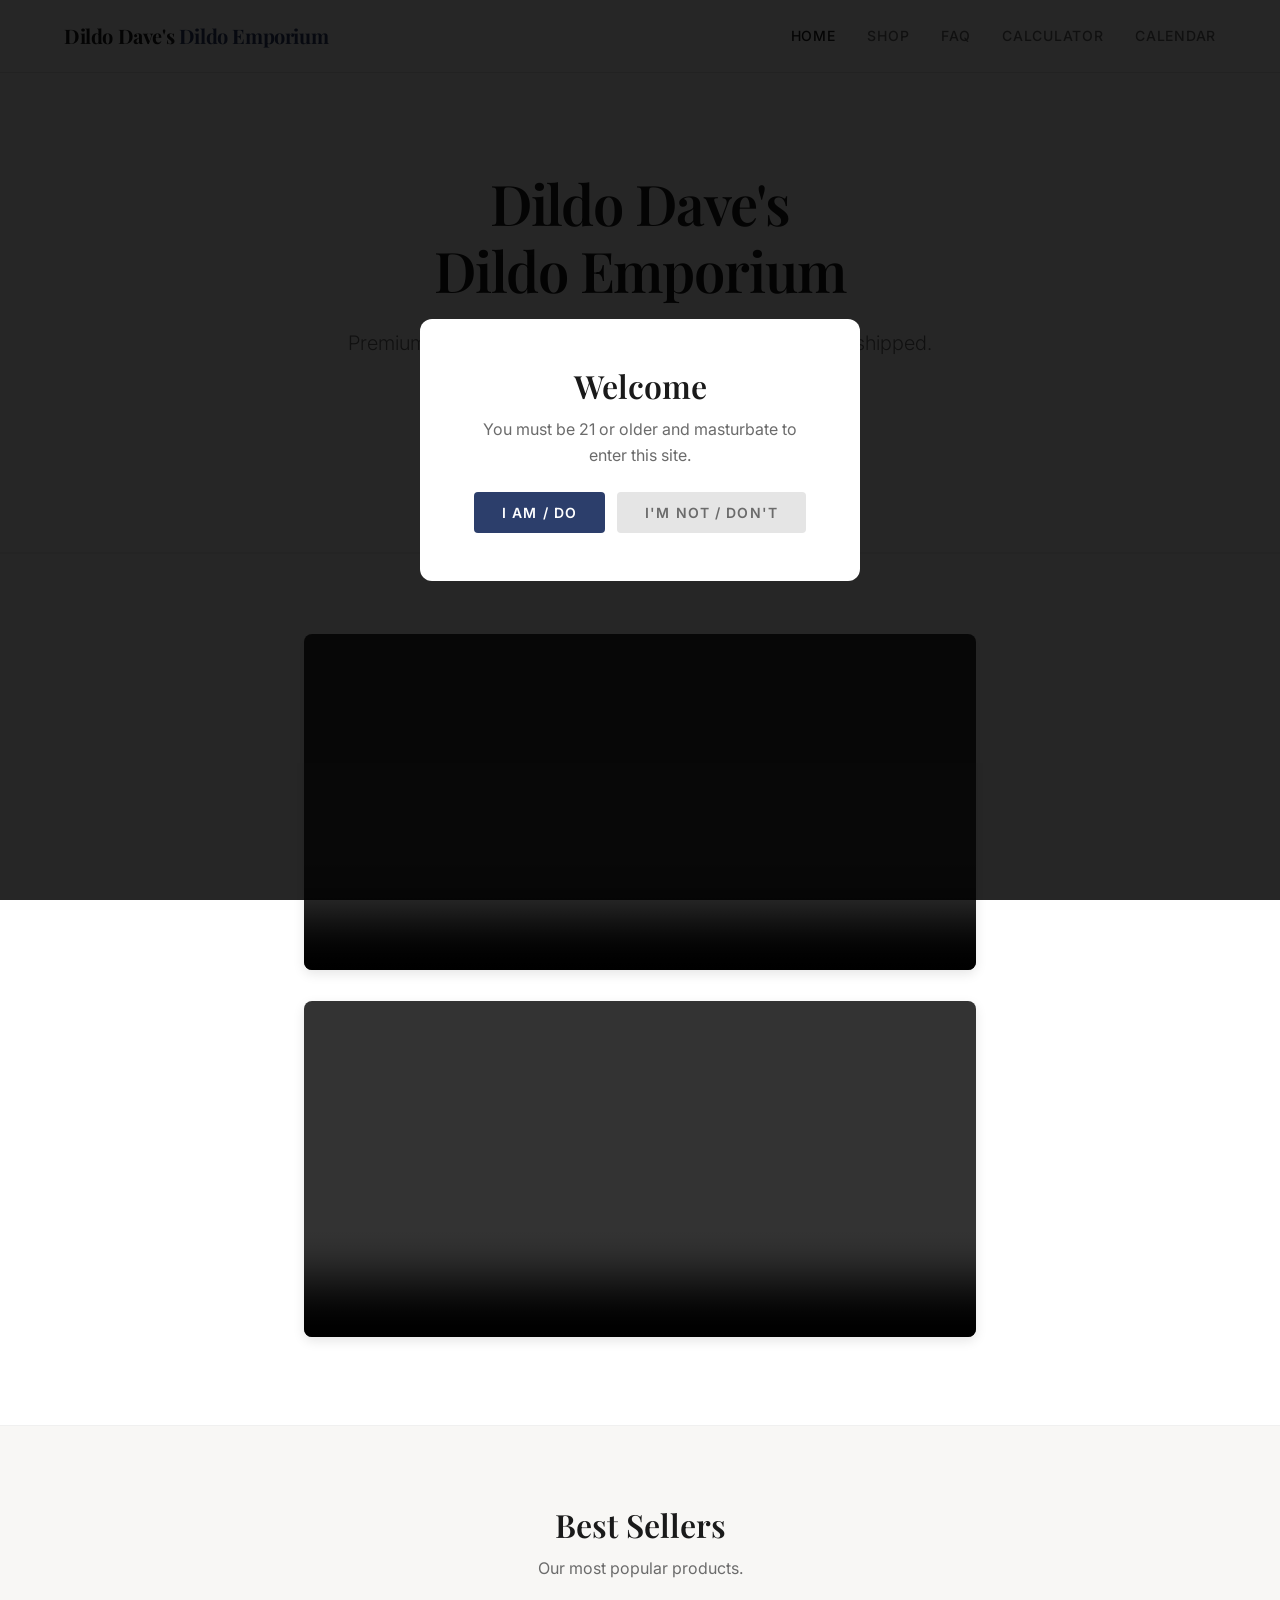
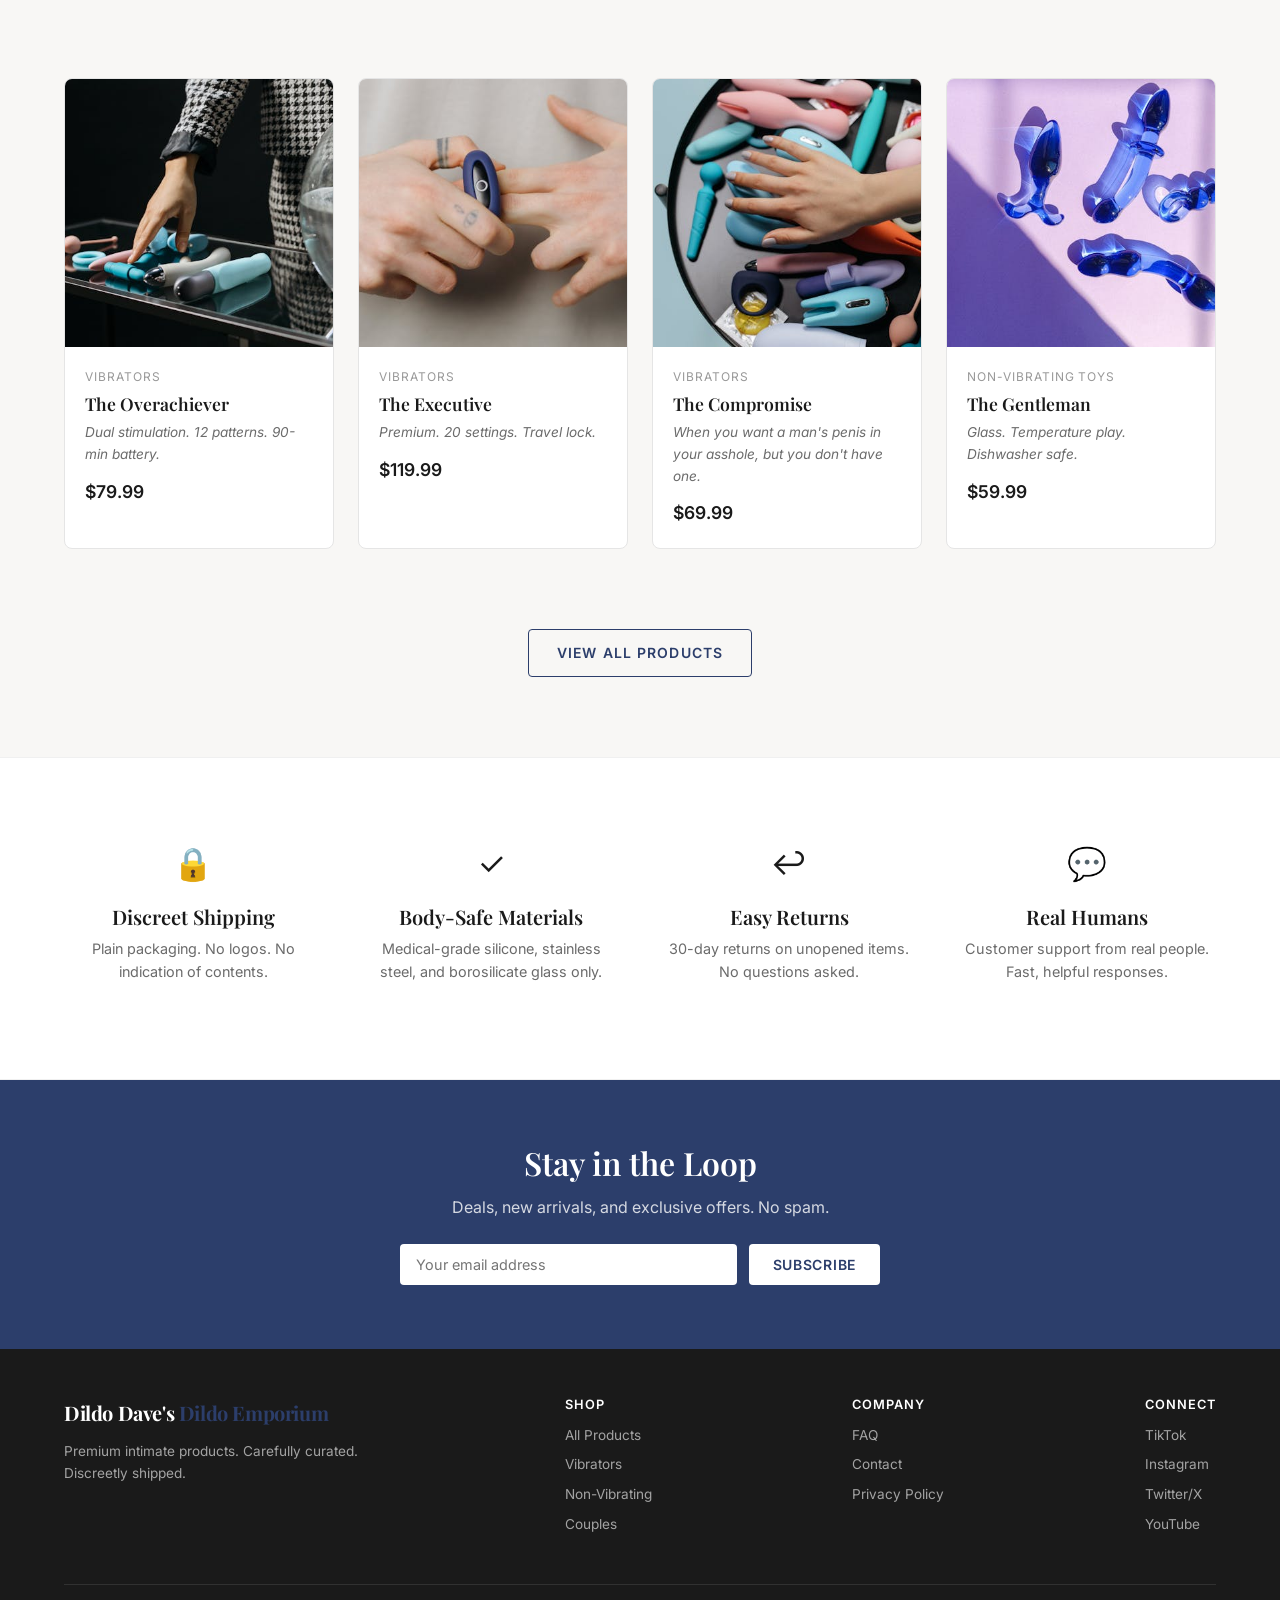
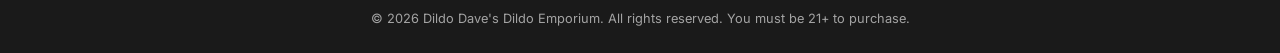
<file: index.html>
<!DOCTYPE html>
<html lang="en">
<head>
  <meta charset="UTF-8">
  <meta name="viewport" content="width=device-width, initial-scale=1.0">
  <title>Dildo Dave's Dildo Emporium</title>
  <link rel="stylesheet" href="css/style.css">
</head>
<body>

<!-- Age Gate -->
<div class="age-gate">
  <div class="age-gate-box">
    <h2>Welcome</h2>
    <p>You must be 21 or older and masturbate to enter this site.</p>
    <div class="age-gate-buttons">
      <button class="btn btn-primary" onclick="ageVerify(true)">I Am / Do</button>
      <button class="btn age-gate-deny" onclick="ageVerify(false)">I'm Not / Don't</button>
    </div>
  </div>
</div>

<!-- Header -->
<header class="site-header">
  <nav class="container nav-inner">
    <a href="index.html" class="nav-logo">Dildo Dave's <span>Dildo Emporium</span></a>
    <button class="nav-toggle" aria-label="Menu">
      <span></span><span></span><span></span>
    </button>
    <ul class="nav-links">
      <li><a href="index.html" class="active">Home</a></li>
      <li><a href="products.html">Shop</a></li>

      <li><a href="faq.html">FAQ</a></li>
      <li><a href="calculator.html">Calculator</a></li>
      <li><a href="calendar.html">Calendar</a></li>
    </ul>
  </nav>
</header>

<!-- Hero -->
<section class="hero">
  <div class="container">
    <h1>Dildo Dave's<br>Dildo Emporium</h1>
    <p class="subtitle">Premium intimate products. Carefully curated. Discreetly shipped.</p>
    <a href="products.html" class="btn btn-primary btn-lg">Shop Now</a>
  </div>
</section>

<!-- Video -->
<section class="section section-alt">
  <div class="container" style="max-width: 720px; text-align: center;">
    <video controls playsinline style="width: 100%; border-radius: 8px; box-shadow: 0 4px 12px rgba(0,0,0,0.1); margin-bottom: 24px;">
      <source src="v2_watermarked-df5bee34-951b-47d1-a1dd-bf824f56d9f2.MP4" type="video/mp4">
    </video>
    <video controls playsinline style="width: 100%; border-radius: 8px; box-shadow: 0 4px 12px rgba(0,0,0,0.1);">
      <source src="v2_41c846e6-c3a9-4987-8c9f-6001a5e0f3b5.mp4" type="video/mp4">
    </video>
  </div>
</section>

<!-- Featured Products -->
<section class="section">
  <div class="container">
    <div class="section-title">
      <h2>Best Sellers</h2>
      <p>Our most popular products.</p>
    </div>
    <div class="product-grid" id="featured-grid"></div>
    <div class="text-center mt-4">
      <a href="products.html" class="btn btn-secondary">View All Products</a>
    </div>
  </div>
</section>

<!-- Value Props -->
<section class="section section-alt">
  <div class="container">
    <div class="value-grid">
      <div class="value-item">
        <div class="value-icon">🔒</div>
        <h4>Discreet Shipping</h4>
        <p>Plain packaging. No logos. No indication of contents.</p>
      </div>
      <div class="value-item">
        <div class="value-icon">✓</div>
        <h4>Body-Safe Materials</h4>
        <p>Medical-grade silicone, stainless steel, and borosilicate glass only.</p>
      </div>
      <div class="value-item">
        <div class="value-icon">↩</div>
        <h4>Easy Returns</h4>
        <p>30-day returns on unopened items. No questions asked.</p>
      </div>
      <div class="value-item">
        <div class="value-icon">💬</div>
        <h4>Real Humans</h4>
        <p>Customer support from real people. Fast, helpful responses.</p>
      </div>
    </div>
  </div>
</section>

<!-- Email Signup -->
<section class="signup-section">
  <div class="container">
    <h2>Stay in the Loop</h2>
    <p>Deals, new arrivals, and exclusive offers. No spam.</p>
    <form class="signup-form" onsubmit="event.preventDefault(); alert('Thanks! (This is a demo.)')">
      <input type="email" placeholder="Your email address" required>
      <button type="submit">Subscribe</button>
    </form>
  </div>
</section>

<!-- Footer -->
<footer class="site-footer">
  <div class="container">
    <div class="footer-inner">
      <div class="footer-brand">
        <span class="nav-logo">Dildo Dave's <span>Dildo Emporium</span></span>
        <p style="margin-top: 12px;">Premium intimate products. Carefully curated. Discreetly shipped.</p>
      </div>
      <div class="footer-links">
        <h4>Shop</h4>
        <ul>
          <li><a href="products.html">All Products</a></li>
          <li><a href="products.html?cat=Vibrators">Vibrators</a></li>
          <li><a href="products.html?cat=Non-Vibrating Toys">Non-Vibrating</a></li>
          <li><a href="products.html?cat=Couples' Toys">Couples</a></li>
        </ul>
      </div>
      <div class="footer-links">
        <h4>Company</h4>
        <ul>

          <li><a href="faq.html">FAQ</a></li>
          <li><a href="#">Contact</a></li>
          <li><a href="#">Privacy Policy</a></li>
        </ul>
      </div>
      <div class="footer-links">
        <h4>Connect</h4>
        <ul>
          <li><a href="#">TikTok</a></li>
          <li><a href="#">Instagram</a></li>
          <li><a href="#">Twitter/X</a></li>
          <li><a href="#">YouTube</a></li>
        </ul>
      </div>
    </div>
    <div class="footer-bottom">
      &copy; 2026 Dildo Dave's Dildo Emporium. All rights reserved. You must be 21+ to purchase.
    </div>
  </div>
</footer>

<script src="js/main.js"></script>
<script>
  // Load featured products (show 4)
  loadProducts().then(products => {
    const featured = [2, 7, 14, 10]; // Overachiever, Executive, Compromise, Gentleman
    const grid = document.getElementById('featured-grid');
    featured.forEach(id => {
      const p = products.find(x => x.id === id);
      if (p) grid.appendChild(createProductCard(p));
    });
  });
</script>
</body>
</html>
</file>
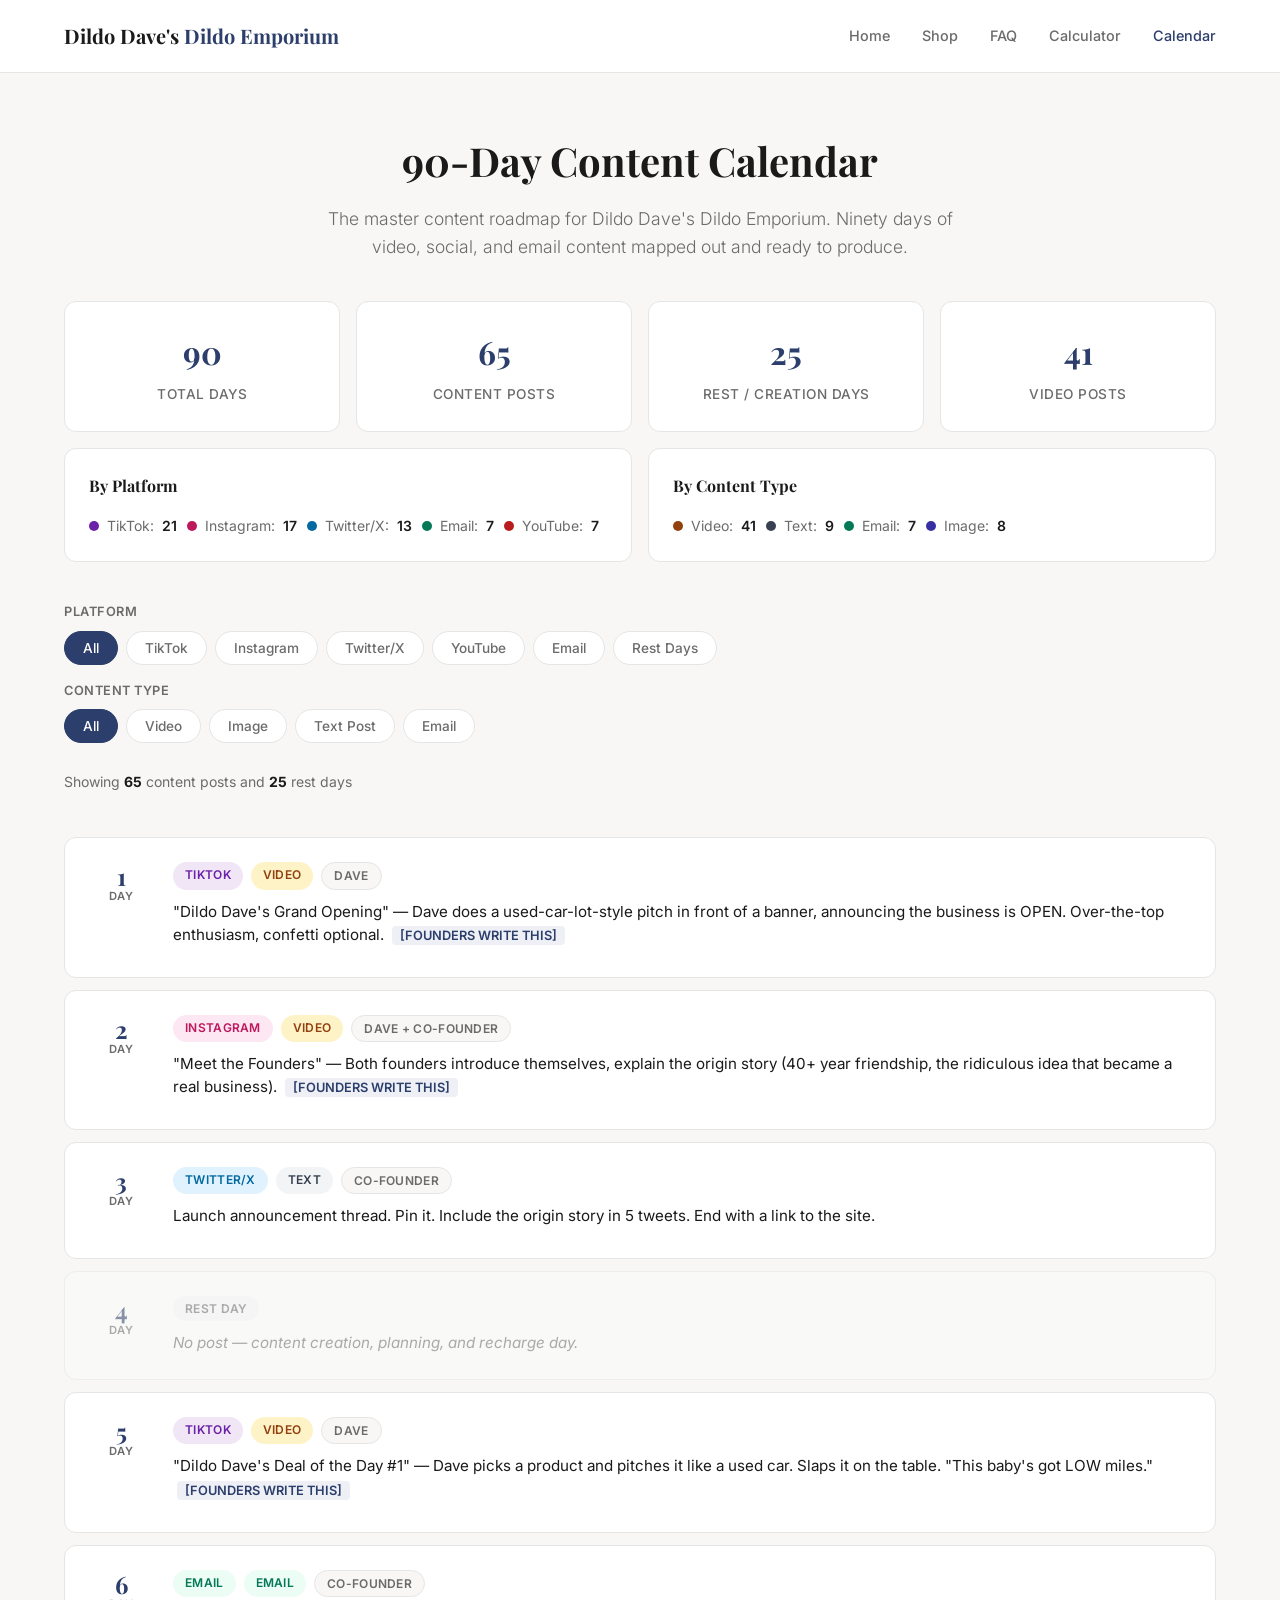
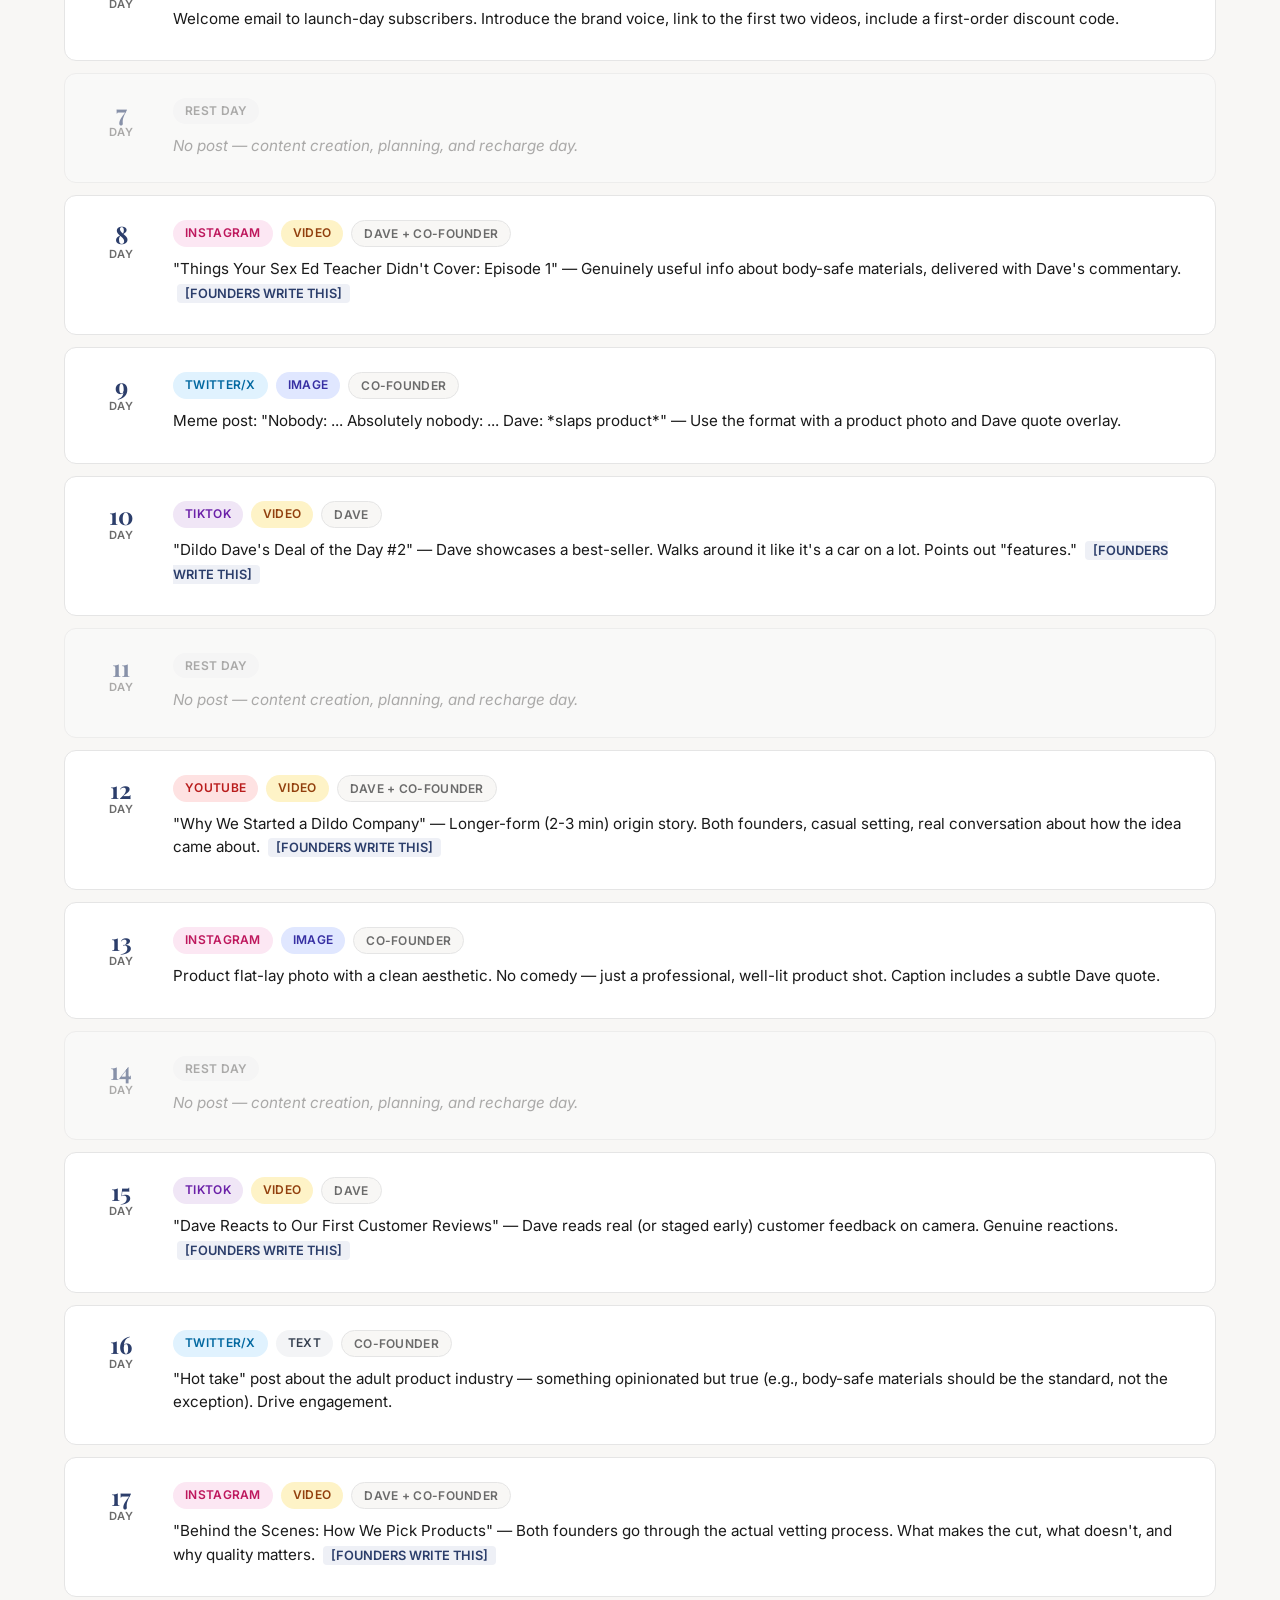
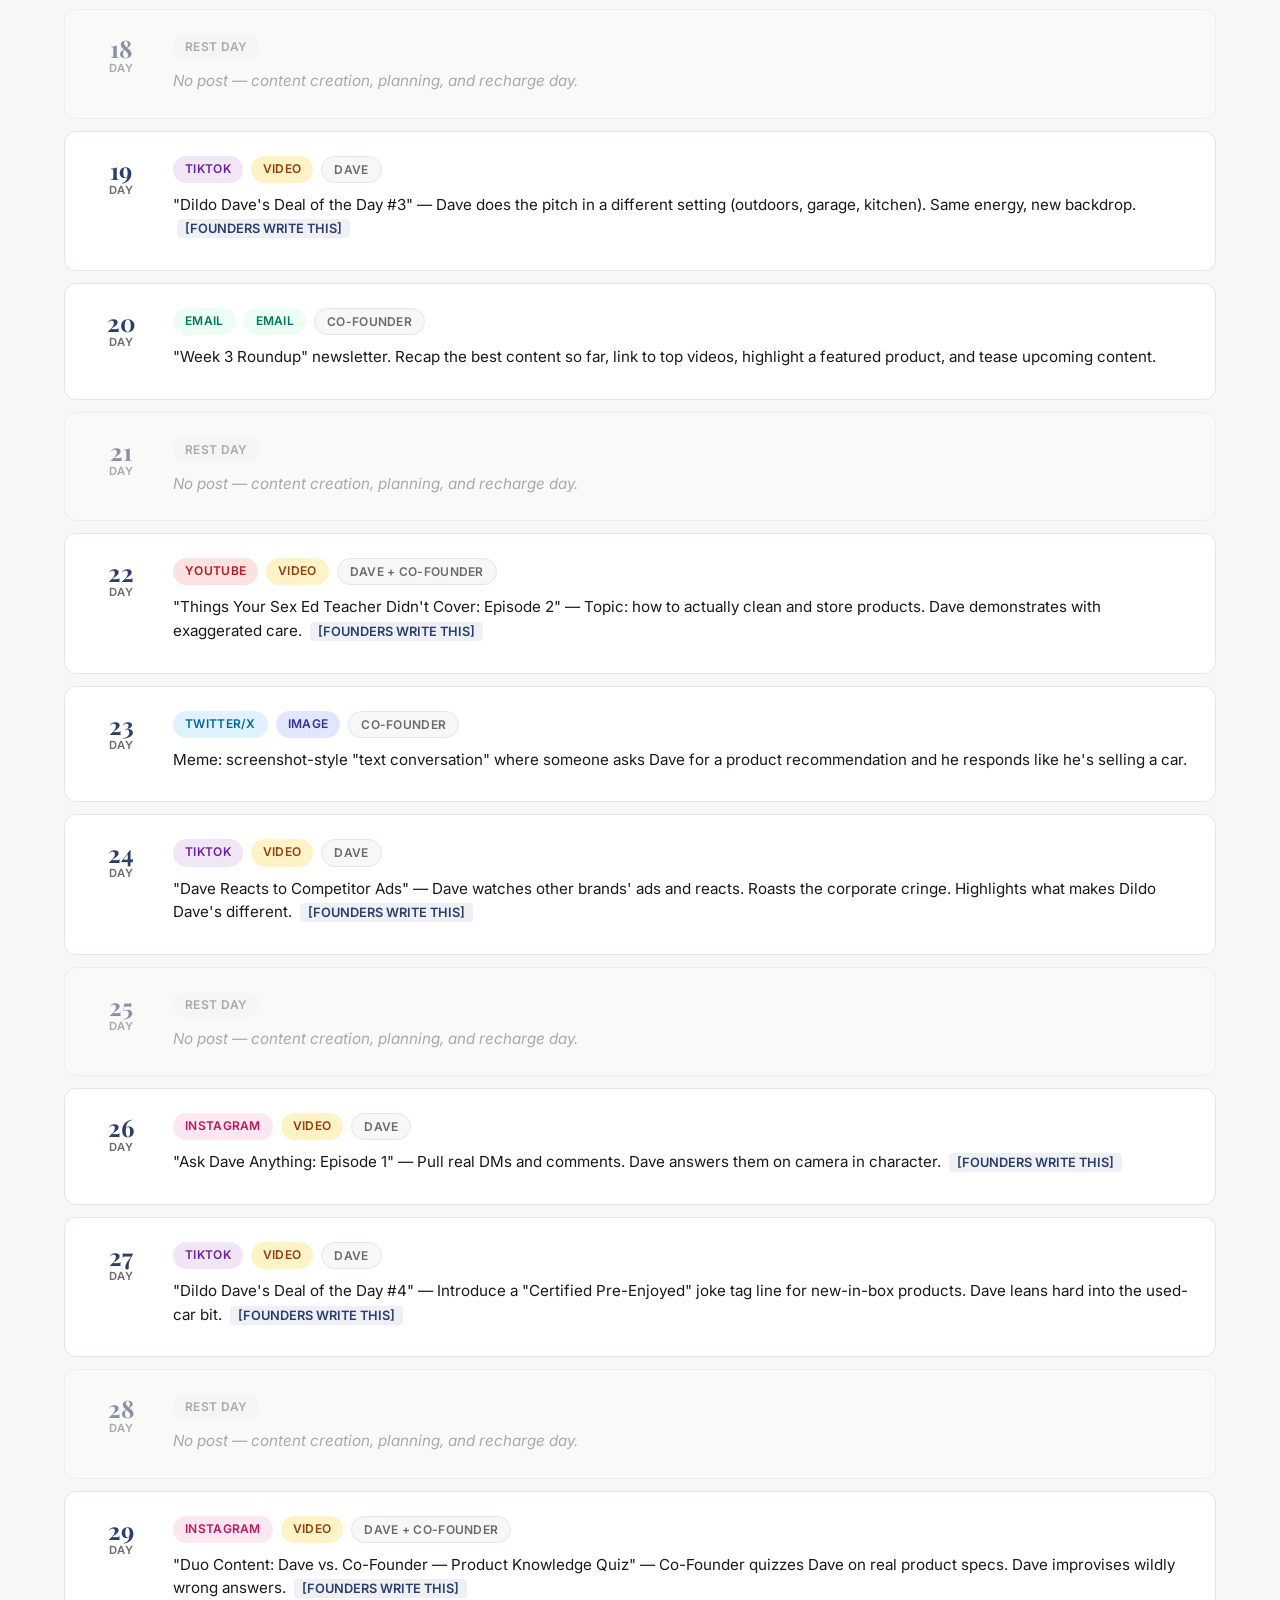
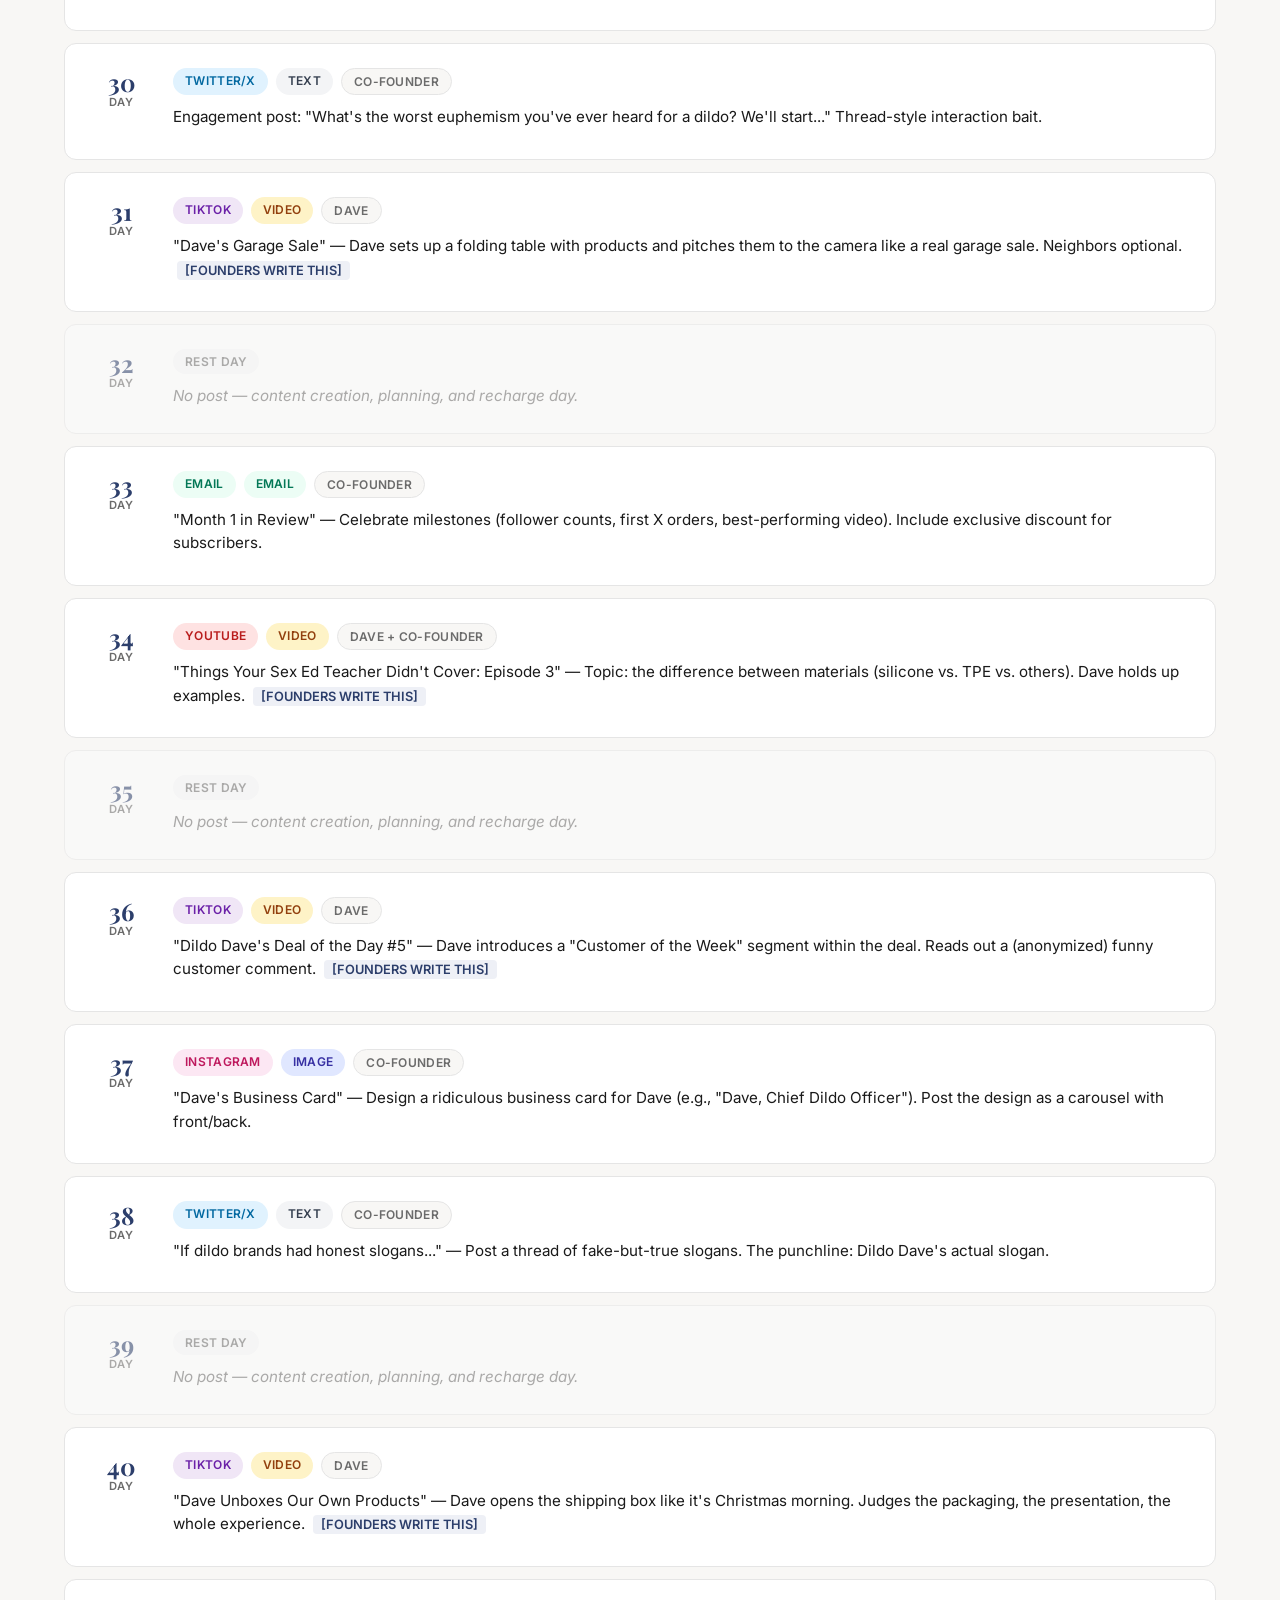
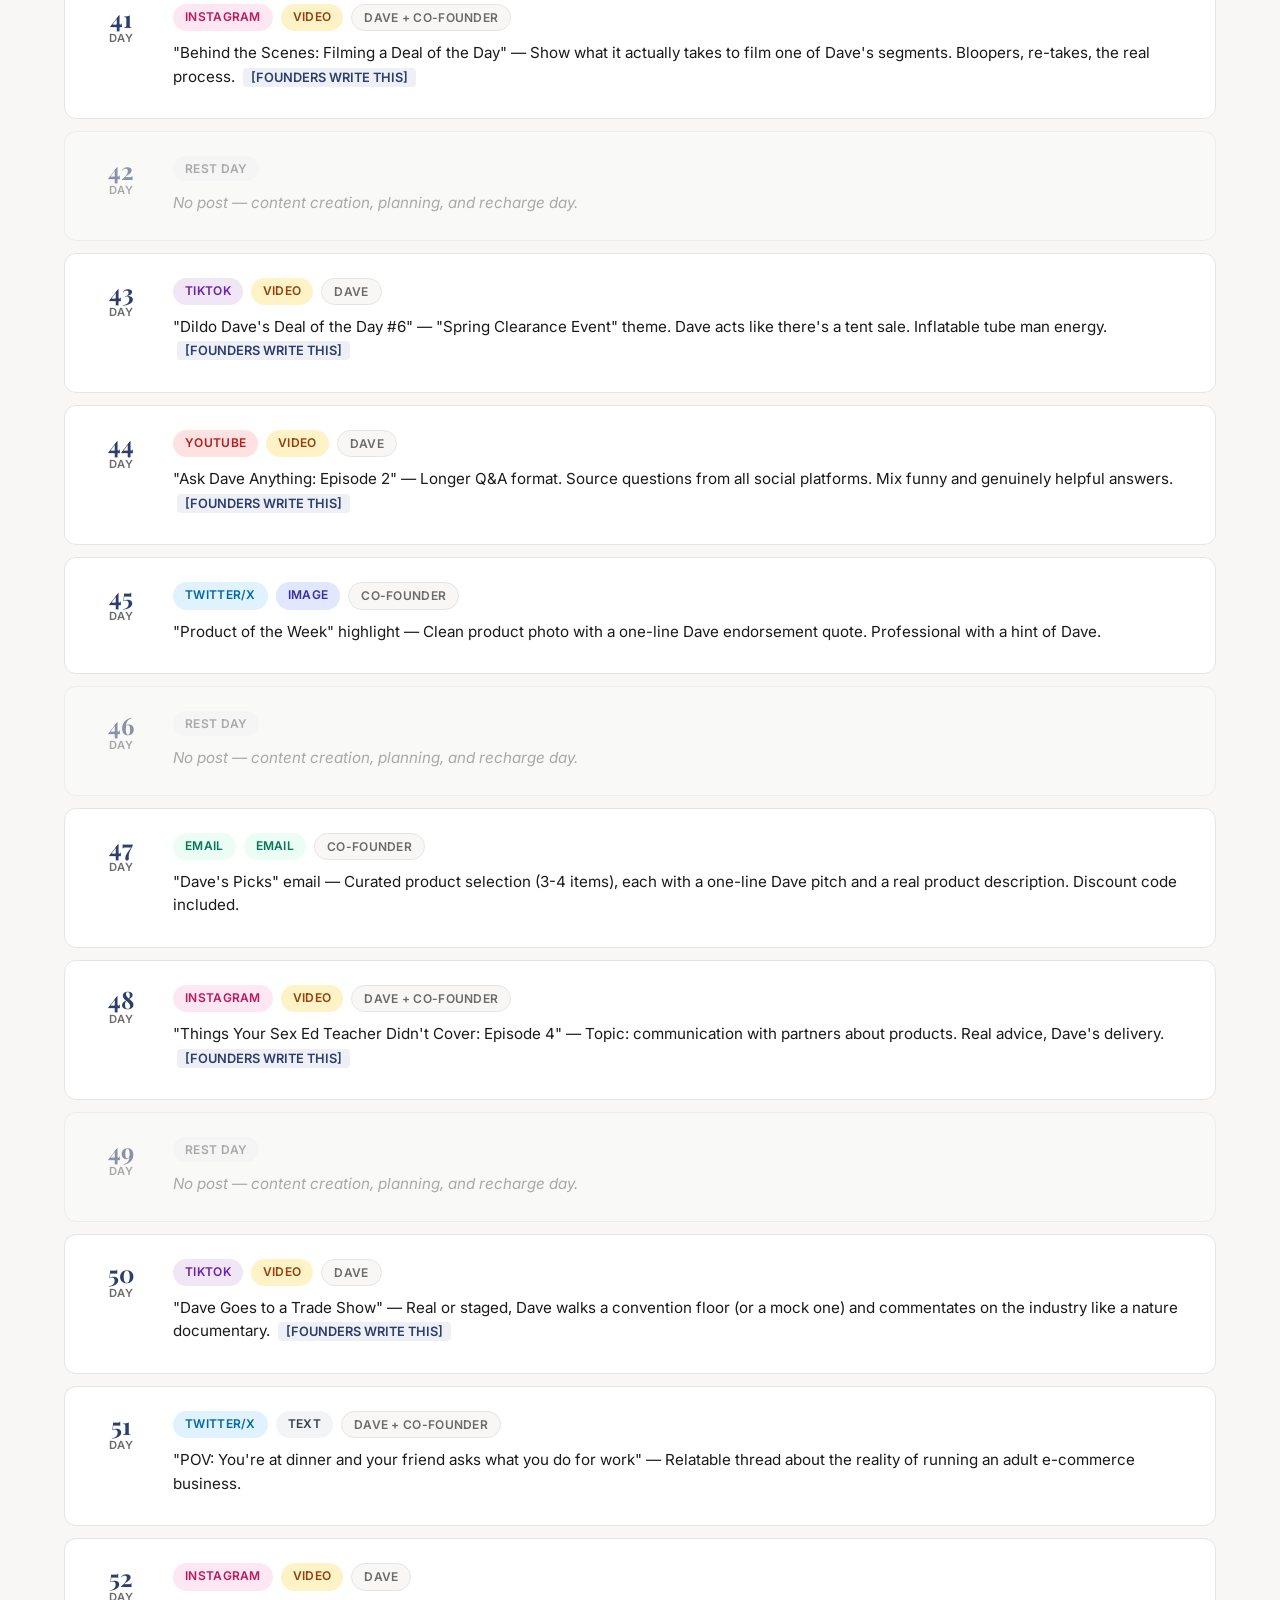
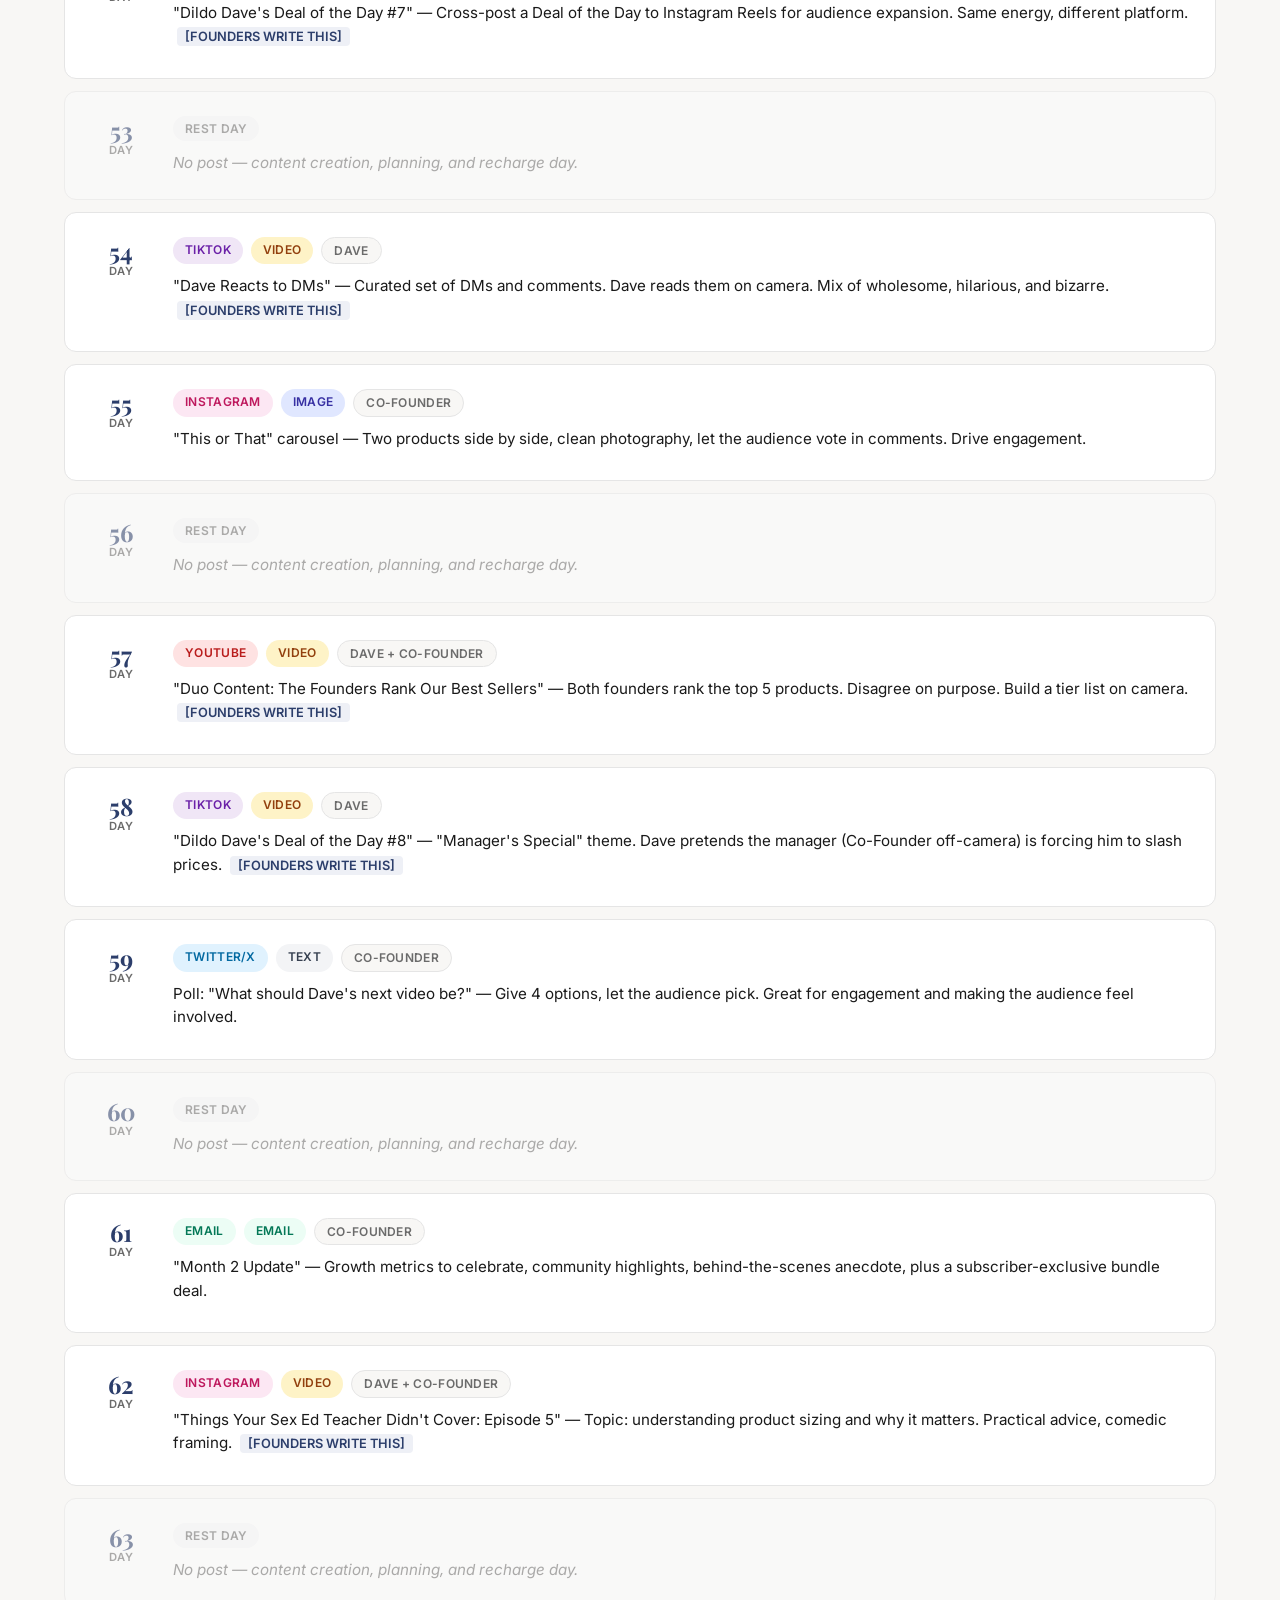
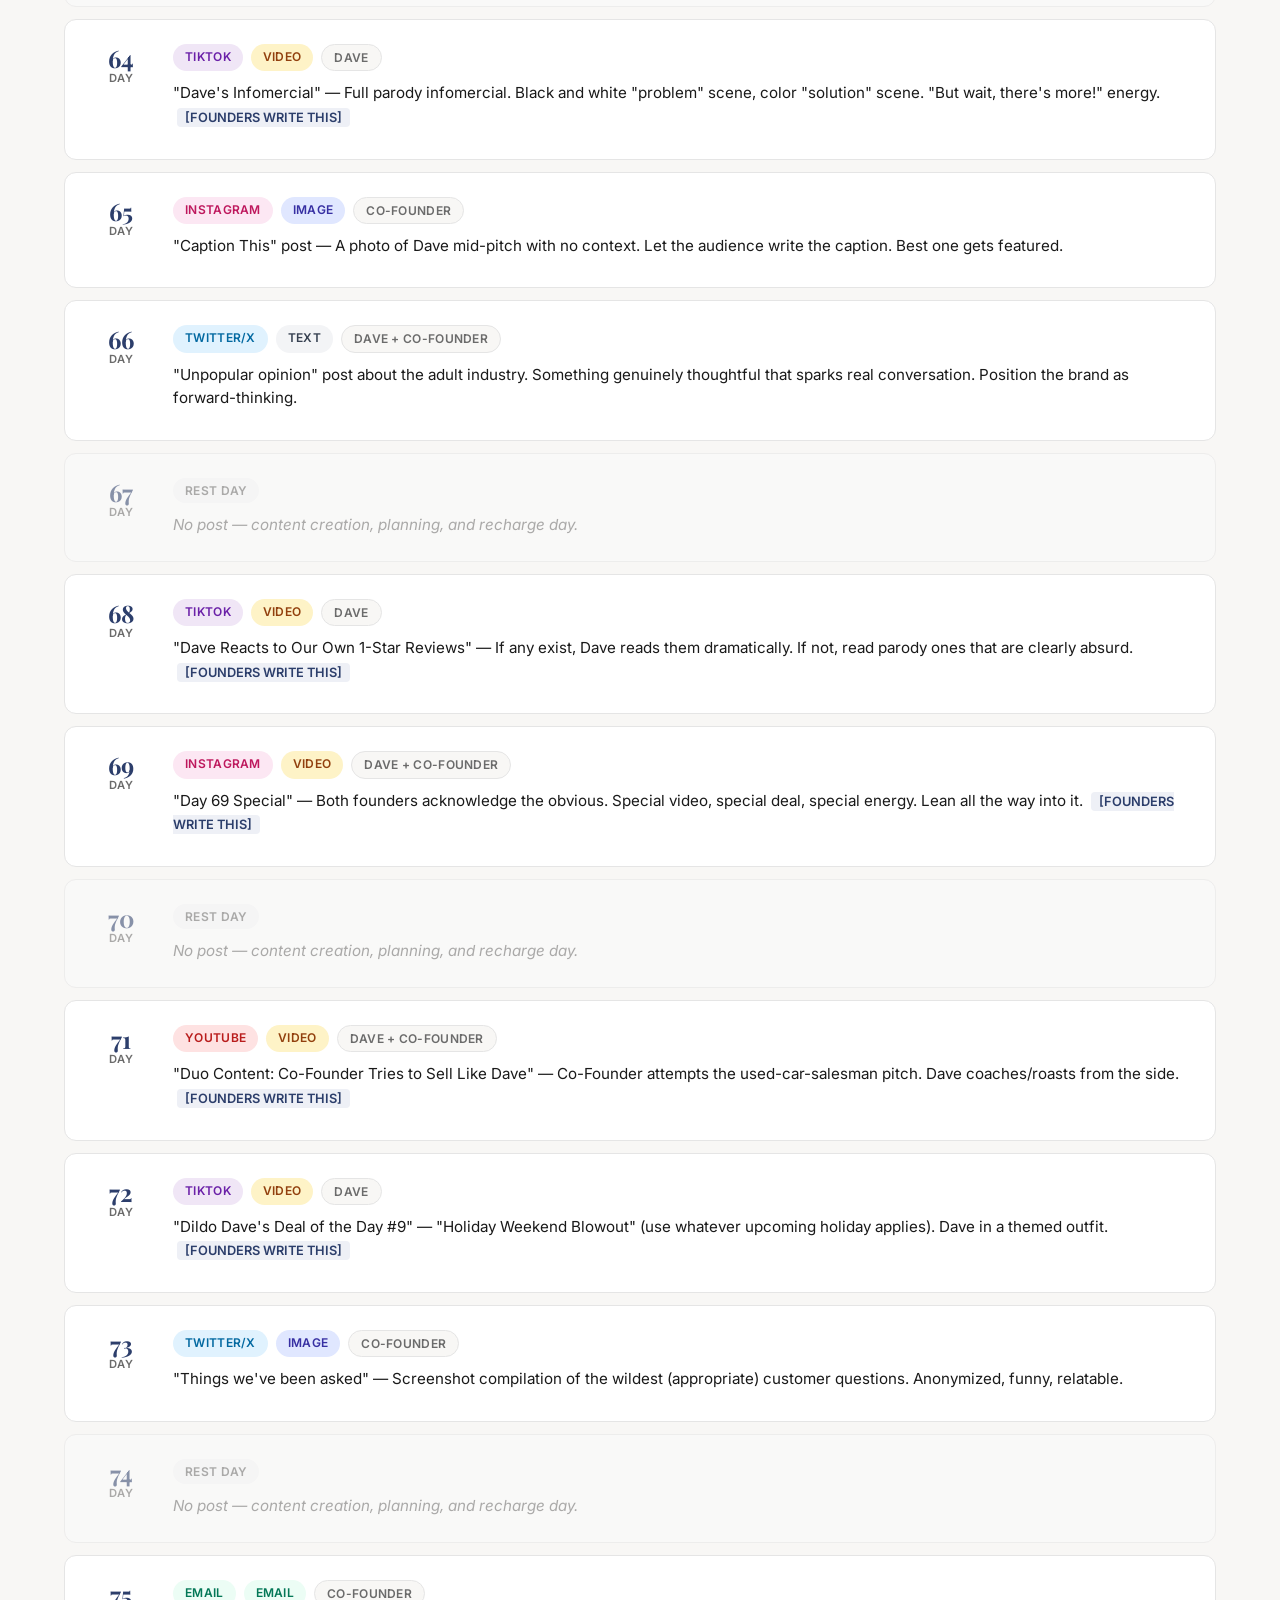
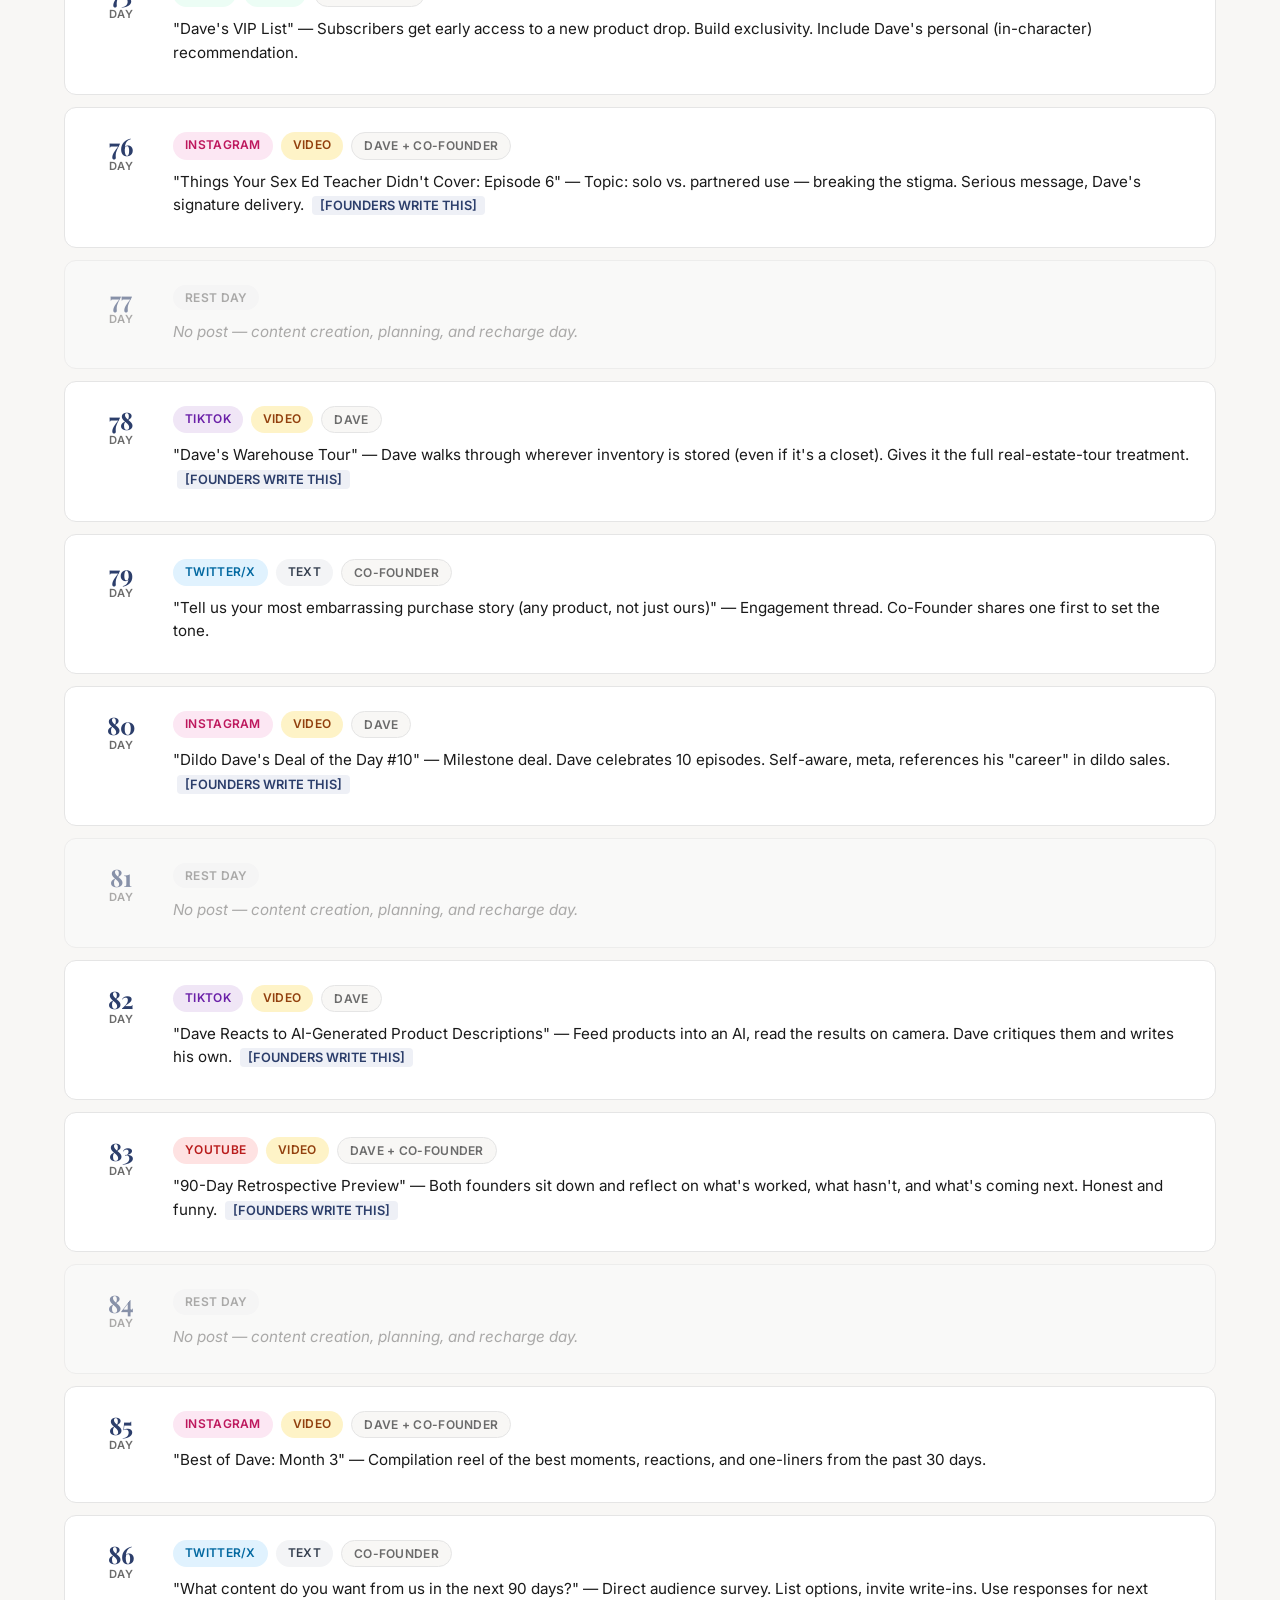
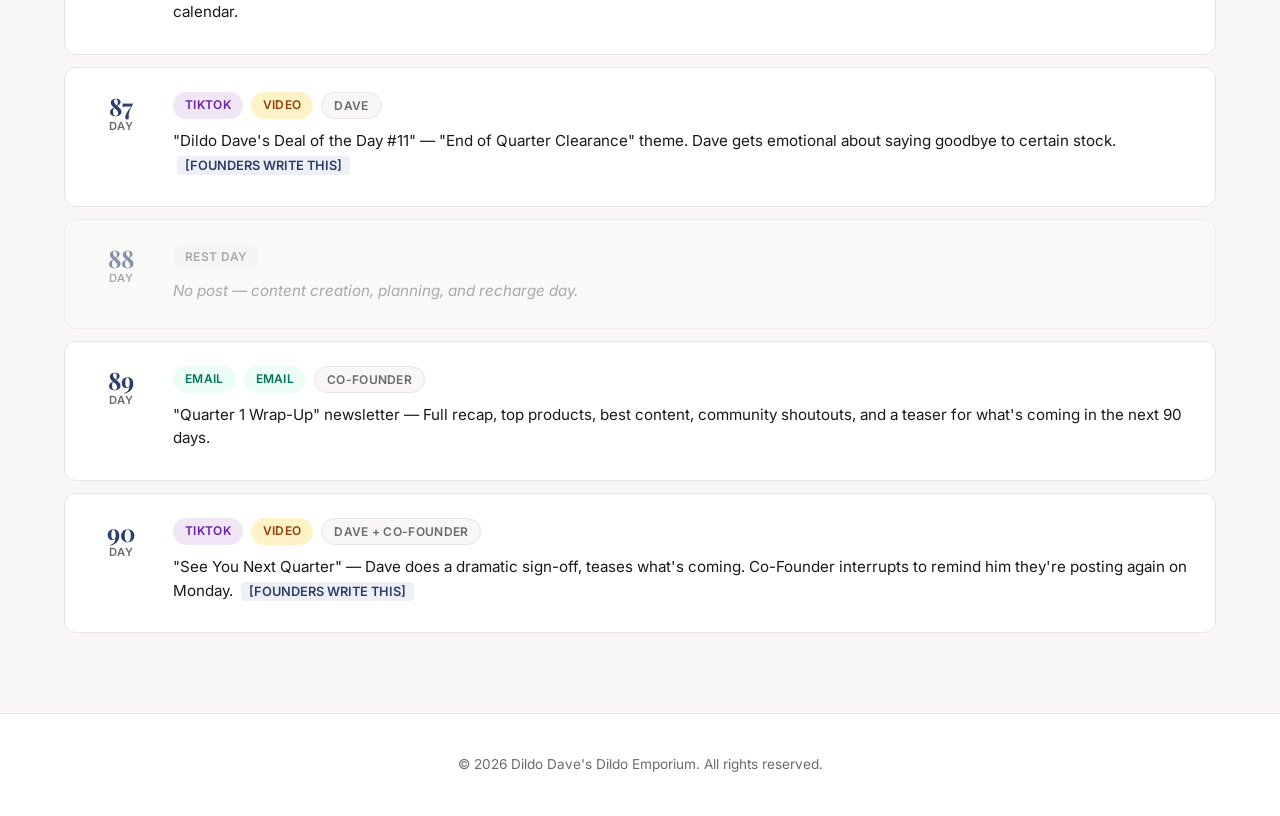
<file: calendar.html>
<!DOCTYPE html>
<html lang="en">
<head>
<meta charset="UTF-8">
<meta name="viewport" content="width=device-width, initial-scale=1.0">
<title>90-Day Content Calendar — Dildo Dave's Dildo Emporium</title>
<style>
@import url('https://fonts.googleapis.com/css2?family=Inter:wght@300;400;500;600;700&family=Playfair+Display:wght@400;600;700&display=swap');

*, *::before, *::after {
  box-sizing: border-box;
  margin: 0;
  padding: 0;
}

body {
  font-family: 'Inter', sans-serif;
  background: #F8F7F5;
  color: #1A1A1A;
  line-height: 1.6;
  -webkit-font-smoothing: antialiased;
}

h1, h2, h3, h4 {
  font-family: 'Playfair Display', serif;
}

.container {
  max-width: 1200px;
  margin: 0 auto;
  padding: 0 24px;
}

/* ── Navigation ── */
.site-header {
  background: #FFFFFF;
  border-bottom: 1px solid #E5E5E5;
  position: sticky;
  top: 0;
  z-index: 100;
}

.nav-inner {
  display: flex;
  align-items: center;
  justify-content: space-between;
  height: 72px;
}

.nav-logo {
  font-family: 'Playfair Display', serif;
  font-size: 1.25rem;
  font-weight: 700;
  color: #1A1A1A;
  text-decoration: none;
}

.nav-logo span {
  color: #2C3E6B;
}

.nav-links {
  list-style: none;
  display: flex;
  gap: 32px;
}

.nav-links a {
  text-decoration: none;
  color: #6B6B6B;
  font-size: 0.9rem;
  font-weight: 500;
  transition: color 0.2s;
}

.nav-links a:hover,
.nav-links a.active {
  color: #2C3E6B;
}

/* ── Page Header ── */
.page-header {
  padding: 56px 0 40px;
  text-align: center;
}

.page-header h1 {
  font-size: 2.5rem;
  font-weight: 700;
  margin-bottom: 12px;
  color: #1A1A1A;
}

.page-header p {
  font-size: 1.1rem;
  color: #6B6B6B;
  max-width: 640px;
  margin: 0 auto;
  font-weight: 300;
}

/* ── Summary Cards ── */
.summary-section {
  padding-bottom: 40px;
}

.summary-grid {
  display: grid;
  grid-template-columns: repeat(auto-fit, minmax(200px, 1fr));
  gap: 16px;
  margin-bottom: 16px;
}

.summary-card {
  background: #FFFFFF;
  border: 1px solid #E5E5E5;
  border-radius: 12px;
  padding: 24px;
  text-align: center;
}

.summary-card .number {
  font-family: 'Playfair Display', serif;
  font-size: 2rem;
  font-weight: 700;
  color: #2C3E6B;
  display: block;
  margin-bottom: 4px;
}

.summary-card .label {
  font-size: 0.85rem;
  color: #6B6B6B;
  font-weight: 500;
  text-transform: uppercase;
  letter-spacing: 0.5px;
}

.summary-breakdown {
  display: grid;
  grid-template-columns: 1fr 1fr;
  gap: 16px;
}

.breakdown-card {
  background: #FFFFFF;
  border: 1px solid #E5E5E5;
  border-radius: 12px;
  padding: 24px;
}

.breakdown-card h3 {
  font-size: 1rem;
  margin-bottom: 16px;
  color: #1A1A1A;
}

.breakdown-list {
  display: flex;
  flex-wrap: wrap;
  gap: 10px;
}

.breakdown-item {
  display: flex;
  align-items: center;
  gap: 8px;
  font-size: 0.875rem;
  color: #6B6B6B;
}

.breakdown-dot {
  width: 10px;
  height: 10px;
  border-radius: 50%;
  flex-shrink: 0;
}

.breakdown-item strong {
  color: #1A1A1A;
  font-weight: 600;
}

/* ── Filter Bar ── */
.filter-section {
  padding-bottom: 32px;
}

.filter-group {
  margin-bottom: 16px;
}

.filter-group-label {
  font-size: 0.8rem;
  font-weight: 600;
  text-transform: uppercase;
  letter-spacing: 0.5px;
  color: #6B6B6B;
  margin-bottom: 8px;
  display: block;
}

.filter-buttons {
  display: flex;
  flex-wrap: wrap;
  gap: 8px;
}

.filter-btn {
  padding: 8px 18px;
  border: 1px solid #E5E5E5;
  border-radius: 100px;
  background: #FFFFFF;
  color: #6B6B6B;
  font-family: 'Inter', sans-serif;
  font-size: 0.85rem;
  font-weight: 500;
  cursor: pointer;
  transition: all 0.2s;
}

.filter-btn:hover {
  border-color: #2C3E6B;
  color: #2C3E6B;
}

.filter-btn.active {
  background: #2C3E6B;
  border-color: #2C3E6B;
  color: #FFFFFF;
}

.results-count {
  font-size: 0.875rem;
  color: #6B6B6B;
  padding: 12px 0;
}

.results-count strong {
  color: #1A1A1A;
}

/* ── Calendar Grid ── */
.calendar-grid {
  display: grid;
  gap: 12px;
  padding-bottom: 80px;
}

.calendar-card {
  background: #FFFFFF;
  border: 1px solid #E5E5E5;
  border-radius: 12px;
  padding: 24px;
  display: grid;
  grid-template-columns: 64px 1fr;
  gap: 20px;
  transition: box-shadow 0.2s, border-color 0.2s;
}

.calendar-card:hover {
  box-shadow: 0 4px 16px rgba(0,0,0,0.06);
  border-color: #d0d0d0;
}

.calendar-card.rest-day {
  opacity: 0.55;
  background: #FBFBFB;
}

.day-badge {
  display: flex;
  flex-direction: column;
  align-items: center;
  justify-content: flex-start;
  padding-top: 2px;
}

.day-number {
  font-family: 'Playfair Display', serif;
  font-size: 1.5rem;
  font-weight: 700;
  color: #2C3E6B;
  line-height: 1;
}

.day-label {
  font-size: 0.7rem;
  text-transform: uppercase;
  letter-spacing: 0.5px;
  color: #6B6B6B;
  font-weight: 600;
}

.card-body {
  min-width: 0;
}

.card-meta {
  display: flex;
  flex-wrap: wrap;
  gap: 8px;
  margin-bottom: 10px;
}

.tag {
  display: inline-block;
  padding: 3px 12px;
  border-radius: 100px;
  font-size: 0.75rem;
  font-weight: 600;
  text-transform: uppercase;
  letter-spacing: 0.3px;
}

/* Platform colors */
.tag-tiktok       { background: #F0E6F6; color: #6B21A8; }
.tag-instagram    { background: #FCE7F3; color: #BE185D; }
.tag-twitter      { background: #E0F2FE; color: #0369A1; }
.tag-youtube      { background: #FEE2E2; color: #B91C1C; }
.tag-email        { background: #ECFDF5; color: #047857; }
.tag-rest         { background: #F3F4F6; color: #6B6B6B; }

/* Content type tags */
.tag-type-video   { background: #FEF3C7; color: #92400E; }
.tag-type-image   { background: #E0E7FF; color: #3730A3; }
.tag-type-text    { background: #F3F4F6; color: #374151; }
.tag-type-email   { background: #ECFDF5; color: #047857; }

.tag-founder {
  background: #F8F7F5;
  color: #6B6B6B;
  border: 1px solid #E5E5E5;
}

.card-concept {
  font-size: 0.95rem;
  color: #1A1A1A;
  line-height: 1.55;
  margin-bottom: 6px;
}

.card-concept .founders-write {
  display: inline;
  font-size: 0.8rem;
  font-weight: 600;
  color: #2C3E6B;
  background: #EEF0F6;
  padding: 2px 8px;
  border-radius: 4px;
  margin-left: 4px;
}

.card-rest-text {
  font-size: 0.95rem;
  color: #6B6B6B;
  font-style: italic;
}

/* ── Footer ── */
.site-footer {
  background: #FFFFFF;
  border-top: 1px solid #E5E5E5;
  padding: 40px 0;
  text-align: center;
}

.site-footer p {
  font-size: 0.85rem;
  color: #6B6B6B;
}

/* ── Responsive ── */
@media (max-width: 768px) {
  .nav-links { display: none; }
  .page-header h1 { font-size: 1.75rem; }
  .summary-breakdown { grid-template-columns: 1fr; }
  .calendar-card {
    grid-template-columns: 1fr;
    gap: 12px;
  }
  .day-badge {
    flex-direction: row;
    gap: 8px;
    align-items: baseline;
  }
}
</style>
</head>
<body>

<header class="site-header">
  <nav class="container nav-inner">
    <a href="index.html" class="nav-logo">Dildo Dave's <span>Dildo Emporium</span></a>
    <ul class="nav-links">
      <li><a href="index.html">Home</a></li>
      <li><a href="products.html">Shop</a></li>
      <li><a href="faq.html">FAQ</a></li>
      <li><a href="calculator.html">Calculator</a></li>
      <li><a href="calendar.html" class="active">Calendar</a></li>
    </ul>
  </nav>
</header>

<main>
  <div class="container">
    <div class="page-header">
      <h1>90-Day Content Calendar</h1>
      <p>The master content roadmap for Dildo Dave's Dildo Emporium. Ninety days of video, social, and email content mapped out and ready to produce.</p>
    </div>

    <!-- Summary Section -->
    <div class="summary-section" id="summarySection">
      <!-- Populated by JS -->
    </div>

    <!-- Filters -->
    <div class="filter-section">
      <div class="filter-group">
        <span class="filter-group-label">Platform</span>
        <div class="filter-buttons" id="platformFilters">
          <button class="filter-btn active" data-filter="all" data-group="platform">All</button>
          <button class="filter-btn" data-filter="TikTok" data-group="platform">TikTok</button>
          <button class="filter-btn" data-filter="Instagram" data-group="platform">Instagram</button>
          <button class="filter-btn" data-filter="Twitter/X" data-group="platform">Twitter/X</button>
          <button class="filter-btn" data-filter="YouTube" data-group="platform">YouTube</button>
          <button class="filter-btn" data-filter="Email" data-group="platform">Email</button>
          <button class="filter-btn" data-filter="Rest" data-group="platform">Rest Days</button>
        </div>
      </div>
      <div class="filter-group">
        <span class="filter-group-label">Content Type</span>
        <div class="filter-buttons" id="typeFilters">
          <button class="filter-btn active" data-filter="all" data-group="type">All</button>
          <button class="filter-btn" data-filter="Video" data-group="type">Video</button>
          <button class="filter-btn" data-filter="Image" data-group="type">Image</button>
          <button class="filter-btn" data-filter="Text" data-group="type">Text Post</button>
          <button class="filter-btn" data-filter="Email" data-group="type">Email</button>
        </div>
      </div>
      <div class="results-count" id="resultsCount"></div>
    </div>

    <!-- Calendar Grid -->
    <div class="calendar-grid" id="calendarGrid">
      <!-- Populated by JS -->
    </div>
  </div>
</main>

<footer class="site-footer">
  <div class="container">
    <p>&copy; 2026 Dildo Dave's Dildo Emporium. All rights reserved.</p>
  </div>
</footer>

<script>
const calendarData = [
  // ── WEEK 1: Launch Week ──
  { day: 1, platform: "TikTok", contentType: "Video", concept: "\"Dildo Dave's Grand Opening\" — Dave does a used-car-lot-style pitch in front of a banner, announcing the business is OPEN. Over-the-top enthusiasm, confetti optional.", founder: "Dave", series: "Deals of the Day", foundersWrite: true },
  { day: 2, platform: "Instagram", contentType: "Video", concept: "\"Meet the Founders\" — Both founders introduce themselves, explain the origin story (40+ year friendship, the ridiculous idea that became a real business).", founder: "Both", series: "Behind the Scenes", foundersWrite: true },
  { day: 3, platform: "Twitter/X", contentType: "Text", concept: "Launch announcement thread. Pin it. Include the origin story in 5 tweets. End with a link to the site.", founder: "Co-Founder", series: "Meme / Text" },
  { day: 4, rest: true },
  { day: 5, platform: "TikTok", contentType: "Video", concept: "\"Dildo Dave's Deal of the Day #1\" — Dave picks a product and pitches it like a used car. Slaps it on the table. \"This baby's got LOW miles.\"", founder: "Dave", series: "Deals of the Day", foundersWrite: true },
  { day: 6, platform: "Email", contentType: "Email", concept: "Welcome email to launch-day subscribers. Introduce the brand voice, link to the first two videos, include a first-order discount code.", founder: "Co-Founder", series: "Email Newsletter" },
  { day: 7, rest: true },

  // ── WEEK 2 ──
  { day: 8, platform: "Instagram", contentType: "Video", concept: "\"Things Your Sex Ed Teacher Didn't Cover: Episode 1\" — Genuinely useful info about body-safe materials, delivered with Dave's commentary.", founder: "Both", series: "Educational Comedy", foundersWrite: true },
  { day: 9, platform: "Twitter/X", contentType: "Image", concept: "Meme post: \"Nobody: ... Absolutely nobody: ... Dave: *slaps product*\" — Use the format with a product photo and Dave quote overlay.", founder: "Co-Founder", series: "Meme / Text" },
  { day: 10, platform: "TikTok", contentType: "Video", concept: "\"Dildo Dave's Deal of the Day #2\" — Dave showcases a best-seller. Walks around it like it's a car on a lot. Points out \"features.\"", founder: "Dave", series: "Deals of the Day", foundersWrite: true },
  { day: 11, rest: true },
  { day: 12, platform: "YouTube", contentType: "Video", concept: "\"Why We Started a Dildo Company\" — Longer-form (2-3 min) origin story. Both founders, casual setting, real conversation about how the idea came about.", founder: "Both", series: "Behind the Scenes", foundersWrite: true },
  { day: 13, platform: "Instagram", contentType: "Image", concept: "Product flat-lay photo with a clean aesthetic. No comedy — just a professional, well-lit product shot. Caption includes a subtle Dave quote.", founder: "Co-Founder", series: "Meme / Text" },
  { day: 14, rest: true },

  // ── WEEK 3 ──
  { day: 15, platform: "TikTok", contentType: "Video", concept: "\"Dave Reacts to Our First Customer Reviews\" — Dave reads real (or staged early) customer feedback on camera. Genuine reactions.", founder: "Dave", series: "Reaction / Review", foundersWrite: true },
  { day: 16, platform: "Twitter/X", contentType: "Text", concept: "\"Hot take\" post about the adult product industry — something opinionated but true (e.g., body-safe materials should be the standard, not the exception). Drive engagement.", founder: "Co-Founder", series: "Meme / Text" },
  { day: 17, platform: "Instagram", contentType: "Video", concept: "\"Behind the Scenes: How We Pick Products\" — Both founders go through the actual vetting process. What makes the cut, what doesn't, and why quality matters.", founder: "Both", series: "Behind the Scenes", foundersWrite: true },
  { day: 18, rest: true },
  { day: 19, platform: "TikTok", contentType: "Video", concept: "\"Dildo Dave's Deal of the Day #3\" — Dave does the pitch in a different setting (outdoors, garage, kitchen). Same energy, new backdrop.", founder: "Dave", series: "Deals of the Day", foundersWrite: true },
  { day: 20, platform: "Email", contentType: "Email", concept: "\"Week 3 Roundup\" newsletter. Recap the best content so far, link to top videos, highlight a featured product, and tease upcoming content.", founder: "Co-Founder", series: "Email Newsletter" },
  { day: 21, rest: true },

  // ── WEEK 4 ──
  { day: 22, platform: "YouTube", contentType: "Video", concept: "\"Things Your Sex Ed Teacher Didn't Cover: Episode 2\" — Topic: how to actually clean and store products. Dave demonstrates with exaggerated care.", founder: "Both", series: "Educational Comedy", foundersWrite: true },
  { day: 23, platform: "Twitter/X", contentType: "Image", concept: "Meme: screenshot-style \"text conversation\" where someone asks Dave for a product recommendation and he responds like he's selling a car.", founder: "Co-Founder", series: "Meme / Text" },
  { day: 24, platform: "TikTok", contentType: "Video", concept: "\"Dave Reacts to Competitor Ads\" — Dave watches other brands' ads and reacts. Roasts the corporate cringe. Highlights what makes Dildo Dave's different.", founder: "Dave", series: "Reaction / Review", foundersWrite: true },
  { day: 25, rest: true },
  { day: 26, platform: "Instagram", contentType: "Video", concept: "\"Ask Dave Anything: Episode 1\" — Pull real DMs and comments. Dave answers them on camera in character.", founder: "Dave", series: "Reaction / Review", foundersWrite: true },
  { day: 27, platform: "TikTok", contentType: "Video", concept: "\"Dildo Dave's Deal of the Day #4\" — Introduce a \"Certified Pre-Enjoyed\" joke tag line for new-in-box products. Dave leans hard into the used-car bit.", founder: "Dave", series: "Deals of the Day", foundersWrite: true },
  { day: 28, rest: true },

  // ── WEEK 5 ──
  { day: 29, platform: "Instagram", contentType: "Video", concept: "\"Duo Content: Dave vs. Co-Founder — Product Knowledge Quiz\" — Co-Founder quizzes Dave on real product specs. Dave improvises wildly wrong answers.", founder: "Both", series: "Behind the Scenes", foundersWrite: true },
  { day: 30, platform: "Twitter/X", contentType: "Text", concept: "Engagement post: \"What's the worst euphemism you've ever heard for a dildo? We'll start...\" Thread-style interaction bait.", founder: "Co-Founder", series: "Meme / Text" },
  { day: 31, platform: "TikTok", contentType: "Video", concept: "\"Dave's Garage Sale\" — Dave sets up a folding table with products and pitches them to the camera like a real garage sale. Neighbors optional.", founder: "Dave", series: "Deals of the Day", foundersWrite: true },
  { day: 32, rest: true },
  { day: 33, platform: "Email", contentType: "Email", concept: "\"Month 1 in Review\" — Celebrate milestones (follower counts, first X orders, best-performing video). Include exclusive discount for subscribers.", founder: "Co-Founder", series: "Email Newsletter" },
  { day: 34, platform: "YouTube", contentType: "Video", concept: "\"Things Your Sex Ed Teacher Didn't Cover: Episode 3\" — Topic: the difference between materials (silicone vs. TPE vs. others). Dave holds up examples.", founder: "Both", series: "Educational Comedy", foundersWrite: true },
  { day: 35, rest: true },

  // ── WEEK 6 ──
  { day: 36, platform: "TikTok", contentType: "Video", concept: "\"Dildo Dave's Deal of the Day #5\" — Dave introduces a \"Customer of the Week\" segment within the deal. Reads out a (anonymized) funny customer comment.", founder: "Dave", series: "Deals of the Day", foundersWrite: true },
  { day: 37, platform: "Instagram", contentType: "Image", concept: "\"Dave's Business Card\" — Design a ridiculous business card for Dave (e.g., \"Dave, Chief Dildo Officer\"). Post the design as a carousel with front/back.", founder: "Co-Founder", series: "Meme / Text" },
  { day: 38, platform: "Twitter/X", contentType: "Text", concept: "\"If dildo brands had honest slogans...\" — Post a thread of fake-but-true slogans. The punchline: Dildo Dave's actual slogan.", founder: "Co-Founder", series: "Meme / Text" },
  { day: 39, rest: true },
  { day: 40, platform: "TikTok", contentType: "Video", concept: "\"Dave Unboxes Our Own Products\" — Dave opens the shipping box like it's Christmas morning. Judges the packaging, the presentation, the whole experience.", founder: "Dave", series: "Reaction / Review", foundersWrite: true },
  { day: 41, platform: "Instagram", contentType: "Video", concept: "\"Behind the Scenes: Filming a Deal of the Day\" — Show what it actually takes to film one of Dave's segments. Bloopers, re-takes, the real process.", founder: "Both", series: "Behind the Scenes", foundersWrite: true },
  { day: 42, rest: true },

  // ── WEEK 7 ──
  { day: 43, platform: "TikTok", contentType: "Video", concept: "\"Dildo Dave's Deal of the Day #6\" — \"Spring Clearance Event\" theme. Dave acts like there's a tent sale. Inflatable tube man energy.", founder: "Dave", series: "Deals of the Day", foundersWrite: true },
  { day: 44, platform: "YouTube", contentType: "Video", concept: "\"Ask Dave Anything: Episode 2\" — Longer Q&A format. Source questions from all social platforms. Mix funny and genuinely helpful answers.", founder: "Dave", series: "Reaction / Review", foundersWrite: true },
  { day: 45, platform: "Twitter/X", contentType: "Image", concept: "\"Product of the Week\" highlight — Clean product photo with a one-line Dave endorsement quote. Professional with a hint of Dave.", founder: "Co-Founder", series: "Meme / Text" },
  { day: 46, rest: true },
  { day: 47, platform: "Email", contentType: "Email", concept: "\"Dave's Picks\" email — Curated product selection (3-4 items), each with a one-line Dave pitch and a real product description. Discount code included.", founder: "Co-Founder", series: "Email Newsletter" },
  { day: 48, platform: "Instagram", contentType: "Video", concept: "\"Things Your Sex Ed Teacher Didn't Cover: Episode 4\" — Topic: communication with partners about products. Real advice, Dave's delivery.", founder: "Both", series: "Educational Comedy", foundersWrite: true },
  { day: 49, rest: true },

  // ── WEEK 8 ──
  { day: 50, platform: "TikTok", contentType: "Video", concept: "\"Dave Goes to a Trade Show\" — Real or staged, Dave walks a convention floor (or a mock one) and commentates on the industry like a nature documentary.", founder: "Dave", series: "Behind the Scenes", foundersWrite: true },
  { day: 51, platform: "Twitter/X", contentType: "Text", concept: "\"POV: You're at dinner and your friend asks what you do for work\" — Relatable thread about the reality of running an adult e-commerce business.", founder: "Both", series: "Meme / Text" },
  { day: 52, platform: "Instagram", contentType: "Video", concept: "\"Dildo Dave's Deal of the Day #7\" — Cross-post a Deal of the Day to Instagram Reels for audience expansion. Same energy, different platform.", founder: "Dave", series: "Deals of the Day", foundersWrite: true },
  { day: 53, rest: true },
  { day: 54, platform: "TikTok", contentType: "Video", concept: "\"Dave Reacts to DMs\" — Curated set of DMs and comments. Dave reads them on camera. Mix of wholesome, hilarious, and bizarre.", founder: "Dave", series: "Reaction / Review", foundersWrite: true },
  { day: 55, platform: "Instagram", contentType: "Image", concept: "\"This or That\" carousel — Two products side by side, clean photography, let the audience vote in comments. Drive engagement.", founder: "Co-Founder", series: "Meme / Text" },
  { day: 56, rest: true },

  // ── WEEK 9 ──
  { day: 57, platform: "YouTube", contentType: "Video", concept: "\"Duo Content: The Founders Rank Our Best Sellers\" — Both founders rank the top 5 products. Disagree on purpose. Build a tier list on camera.", founder: "Both", series: "Behind the Scenes", foundersWrite: true },
  { day: 58, platform: "TikTok", contentType: "Video", concept: "\"Dildo Dave's Deal of the Day #8\" — \"Manager's Special\" theme. Dave pretends the manager (Co-Founder off-camera) is forcing him to slash prices.", founder: "Dave", series: "Deals of the Day", foundersWrite: true },
  { day: 59, platform: "Twitter/X", contentType: "Text", concept: "Poll: \"What should Dave's next video be?\" — Give 4 options, let the audience pick. Great for engagement and making the audience feel involved.", founder: "Co-Founder", series: "Meme / Text" },
  { day: 60, rest: true },
  { day: 61, platform: "Email", contentType: "Email", concept: "\"Month 2 Update\" — Growth metrics to celebrate, community highlights, behind-the-scenes anecdote, plus a subscriber-exclusive bundle deal.", founder: "Co-Founder", series: "Email Newsletter" },
  { day: 62, platform: "Instagram", contentType: "Video", concept: "\"Things Your Sex Ed Teacher Didn't Cover: Episode 5\" — Topic: understanding product sizing and why it matters. Practical advice, comedic framing.", founder: "Both", series: "Educational Comedy", foundersWrite: true },
  { day: 63, rest: true },

  // ── WEEK 10 ──
  { day: 64, platform: "TikTok", contentType: "Video", concept: "\"Dave's Infomercial\" — Full parody infomercial. Black and white \"problem\" scene, color \"solution\" scene. \"But wait, there's more!\" energy.", founder: "Dave", series: "Deals of the Day", foundersWrite: true },
  { day: 65, platform: "Instagram", contentType: "Image", concept: "\"Caption This\" post — A photo of Dave mid-pitch with no context. Let the audience write the caption. Best one gets featured.", founder: "Co-Founder", series: "Meme / Text" },
  { day: 66, platform: "Twitter/X", contentType: "Text", concept: "\"Unpopular opinion\" post about the adult industry. Something genuinely thoughtful that sparks real conversation. Position the brand as forward-thinking.", founder: "Both", series: "Meme / Text" },
  { day: 67, rest: true },
  { day: 68, platform: "TikTok", contentType: "Video", concept: "\"Dave Reacts to Our Own 1-Star Reviews\" — If any exist, Dave reads them dramatically. If not, read parody ones that are clearly absurd.", founder: "Dave", series: "Reaction / Review", foundersWrite: true },
  { day: 69, platform: "Instagram", contentType: "Video", concept: "\"Day 69 Special\" — Both founders acknowledge the obvious. Special video, special deal, special energy. Lean all the way into it.", founder: "Both", series: "Behind the Scenes", foundersWrite: true },
  { day: 70, rest: true },

  // ── WEEK 11 ──
  { day: 71, platform: "YouTube", contentType: "Video", concept: "\"Duo Content: Co-Founder Tries to Sell Like Dave\" — Co-Founder attempts the used-car-salesman pitch. Dave coaches/roasts from the side.", founder: "Both", series: "Behind the Scenes", foundersWrite: true },
  { day: 72, platform: "TikTok", contentType: "Video", concept: "\"Dildo Dave's Deal of the Day #9\" — \"Holiday Weekend Blowout\" (use whatever upcoming holiday applies). Dave in a themed outfit.", founder: "Dave", series: "Deals of the Day", foundersWrite: true },
  { day: 73, platform: "Twitter/X", contentType: "Image", concept: "\"Things we've been asked\" — Screenshot compilation of the wildest (appropriate) customer questions. Anonymized, funny, relatable.", founder: "Co-Founder", series: "Meme / Text" },
  { day: 74, rest: true },
  { day: 75, platform: "Email", contentType: "Email", concept: "\"Dave's VIP List\" — Subscribers get early access to a new product drop. Build exclusivity. Include Dave's personal (in-character) recommendation.", founder: "Co-Founder", series: "Email Newsletter" },
  { day: 76, platform: "Instagram", contentType: "Video", concept: "\"Things Your Sex Ed Teacher Didn't Cover: Episode 6\" — Topic: solo vs. partnered use — breaking the stigma. Serious message, Dave's signature delivery.", founder: "Both", series: "Educational Comedy", foundersWrite: true },
  { day: 77, rest: true },

  // ── WEEK 12 ──
  { day: 78, platform: "TikTok", contentType: "Video", concept: "\"Dave's Warehouse Tour\" — Dave walks through wherever inventory is stored (even if it's a closet). Gives it the full real-estate-tour treatment.", founder: "Dave", series: "Behind the Scenes", foundersWrite: true },
  { day: 79, platform: "Twitter/X", contentType: "Text", concept: "\"Tell us your most embarrassing purchase story (any product, not just ours)\" — Engagement thread. Co-Founder shares one first to set the tone.", founder: "Co-Founder", series: "Meme / Text" },
  { day: 80, platform: "Instagram", contentType: "Video", concept: "\"Dildo Dave's Deal of the Day #10\" — Milestone deal. Dave celebrates 10 episodes. Self-aware, meta, references his \"career\" in dildo sales.", founder: "Dave", series: "Deals of the Day", foundersWrite: true },
  { day: 81, rest: true },
  { day: 82, platform: "TikTok", contentType: "Video", concept: "\"Dave Reacts to AI-Generated Product Descriptions\" — Feed products into an AI, read the results on camera. Dave critiques them and writes his own.", founder: "Dave", series: "Reaction / Review", foundersWrite: true },
  { day: 83, platform: "YouTube", contentType: "Video", concept: "\"90-Day Retrospective Preview\" — Both founders sit down and reflect on what's worked, what hasn't, and what's coming next. Honest and funny.", founder: "Both", series: "Behind the Scenes", foundersWrite: true },
  { day: 84, rest: true },

  // ── WEEK 13: Final Week ──
  { day: 85, platform: "Instagram", contentType: "Video", concept: "\"Best of Dave: Month 3\" — Compilation reel of the best moments, reactions, and one-liners from the past 30 days.", founder: "Both", series: "Behind the Scenes", foundersWrite: false },
  { day: 86, platform: "Twitter/X", contentType: "Text", concept: "\"What content do you want from us in the next 90 days?\" — Direct audience survey. List options, invite write-ins. Use responses for next calendar.", founder: "Co-Founder", series: "Meme / Text" },
  { day: 87, platform: "TikTok", contentType: "Video", concept: "\"Dildo Dave's Deal of the Day #11\" — \"End of Quarter Clearance\" theme. Dave gets emotional about saying goodbye to certain stock.", founder: "Dave", series: "Deals of the Day", foundersWrite: true },
  { day: 88, rest: true },
  { day: 89, platform: "Email", contentType: "Email", concept: "\"Quarter 1 Wrap-Up\" newsletter — Full recap, top products, best content, community shoutouts, and a teaser for what's coming in the next 90 days.", founder: "Co-Founder", series: "Email Newsletter" },
  { day: 90, platform: "TikTok", contentType: "Video", concept: "\"See You Next Quarter\" — Dave does a dramatic sign-off, teases what's coming. Co-Founder interrupts to remind him they're posting again on Monday.", founder: "Both", series: "Behind the Scenes", foundersWrite: true }
];

// ── Render Functions ──

function buildSummary() {
  const container = document.getElementById('summarySection');
  const posts = calendarData.filter(d => !d.rest);
  const restDays = calendarData.filter(d => d.rest);

  const platformCounts = {};
  const typeCounts = {};
  posts.forEach(p => {
    platformCounts[p.platform] = (platformCounts[p.platform] || 0) + 1;
    typeCounts[p.contentType] = (typeCounts[p.contentType] || 0) + 1;
  });

  const platformColors = {
    'TikTok': '#6B21A8',
    'Instagram': '#BE185D',
    'Twitter/X': '#0369A1',
    'YouTube': '#B91C1C',
    'Email': '#047857'
  };

  const typeColors = {
    'Video': '#92400E',
    'Image': '#3730A3',
    'Text': '#374151',
    'Email': '#047857'
  };

  let html = `
    <div class="summary-grid">
      <div class="summary-card">
        <span class="number">${calendarData.length}</span>
        <span class="label">Total Days</span>
      </div>
      <div class="summary-card">
        <span class="number">${posts.length}</span>
        <span class="label">Content Posts</span>
      </div>
      <div class="summary-card">
        <span class="number">${restDays.length}</span>
        <span class="label">Rest / Creation Days</span>
      </div>
      <div class="summary-card">
        <span class="number">${posts.filter(p => p.contentType === 'Video').length}</span>
        <span class="label">Video Posts</span>
      </div>
    </div>
    <div class="summary-breakdown">
      <div class="breakdown-card">
        <h3>By Platform</h3>
        <div class="breakdown-list">
          ${Object.entries(platformCounts).map(([p, c]) => `
            <div class="breakdown-item">
              <span class="breakdown-dot" style="background:${platformColors[p] || '#6B6B6B'}"></span>
              ${p}: <strong>${c}</strong>
            </div>
          `).join('')}
        </div>
      </div>
      <div class="breakdown-card">
        <h3>By Content Type</h3>
        <div class="breakdown-list">
          ${Object.entries(typeCounts).map(([t, c]) => `
            <div class="breakdown-item">
              <span class="breakdown-dot" style="background:${typeColors[t] || '#6B6B6B'}"></span>
              ${t}: <strong>${c}</strong>
            </div>
          `).join('')}
        </div>
      </div>
    </div>
  `;
  container.innerHTML = html;
}

function getPlatformTagClass(platform) {
  const map = {
    'TikTok': 'tag-tiktok',
    'Instagram': 'tag-instagram',
    'Twitter/X': 'tag-twitter',
    'YouTube': 'tag-youtube',
    'Email': 'tag-email'
  };
  return map[platform] || 'tag-rest';
}

function getTypeTagClass(type) {
  const map = {
    'Video': 'tag-type-video',
    'Image': 'tag-type-image',
    'Text': 'tag-type-text',
    'Email': 'tag-type-email'
  };
  return map[type] || '';
}

function renderCards(data) {
  const grid = document.getElementById('calendarGrid');
  if (data.length === 0) {
    grid.innerHTML = '<p style="text-align:center;color:#6B6B6B;padding:40px 0;">No entries match the selected filters.</p>';
    return;
  }

  grid.innerHTML = data.map(entry => {
    if (entry.rest) {
      return `
        <div class="calendar-card rest-day" data-platform="Rest" data-type="Rest">
          <div class="day-badge">
            <span class="day-number">${entry.day}</span>
            <span class="day-label">Day</span>
          </div>
          <div class="card-body">
            <div class="card-meta">
              <span class="tag tag-rest">Rest Day</span>
            </div>
            <p class="card-rest-text">No post — content creation, planning, and recharge day.</p>
          </div>
        </div>
      `;
    }

    const founderLabel = entry.founder === 'Both' ? 'Dave + Co-Founder' : entry.founder;

    return `
      <div class="calendar-card" data-platform="${entry.platform}" data-type="${entry.contentType}">
        <div class="day-badge">
          <span class="day-number">${entry.day}</span>
          <span class="day-label">Day</span>
        </div>
        <div class="card-body">
          <div class="card-meta">
            <span class="tag ${getPlatformTagClass(entry.platform)}">${entry.platform}</span>
            <span class="tag ${getTypeTagClass(entry.contentType)}">${entry.contentType}</span>
            <span class="tag tag-founder">${founderLabel}</span>
          </div>
          <p class="card-concept">
            ${entry.concept}
            ${entry.foundersWrite ? '<span class="founders-write">[FOUNDERS WRITE THIS]</span>' : ''}
          </p>
        </div>
      </div>
    `;
  }).join('');
}

// ── Filtering ──

let activePlatform = 'all';
let activeType = 'all';

function applyFilters() {
  const filtered = calendarData.filter(entry => {
    const platformMatch = activePlatform === 'all'
      || (activePlatform === 'Rest' && entry.rest)
      || (!entry.rest && entry.platform === activePlatform);
    const typeMatch = activeType === 'all'
      || (entry.rest && activeType === 'all')
      || (!entry.rest && entry.contentType === activeType);

    // If filtering by type and it's a rest day, hide it (unless platform is Rest or All)
    if (activeType !== 'all' && entry.rest) return false;

    return platformMatch && typeMatch;
  });

  renderCards(filtered);

  const count = filtered.filter(e => !e.rest).length;
  const restCount = filtered.filter(e => e.rest).length;
  const countEl = document.getElementById('resultsCount');
  let text = `Showing <strong>${count}</strong> content post${count !== 1 ? 's' : ''}`;
  if (restCount > 0) text += ` and <strong>${restCount}</strong> rest day${restCount !== 1 ? 's' : ''}`;
  countEl.innerHTML = text;
}

document.querySelectorAll('.filter-btn').forEach(btn => {
  btn.addEventListener('click', function() {
    const group = this.dataset.group;
    const filter = this.dataset.filter;

    // Update active state in group
    this.closest('.filter-buttons').querySelectorAll('.filter-btn').forEach(b => b.classList.remove('active'));
    this.classList.add('active');

    if (group === 'platform') activePlatform = filter;
    if (group === 'type') activeType = filter;

    applyFilters();
  });
});

// ── Initialize ──
buildSummary();
applyFilters();
</script>

</body>
</html>
</file>
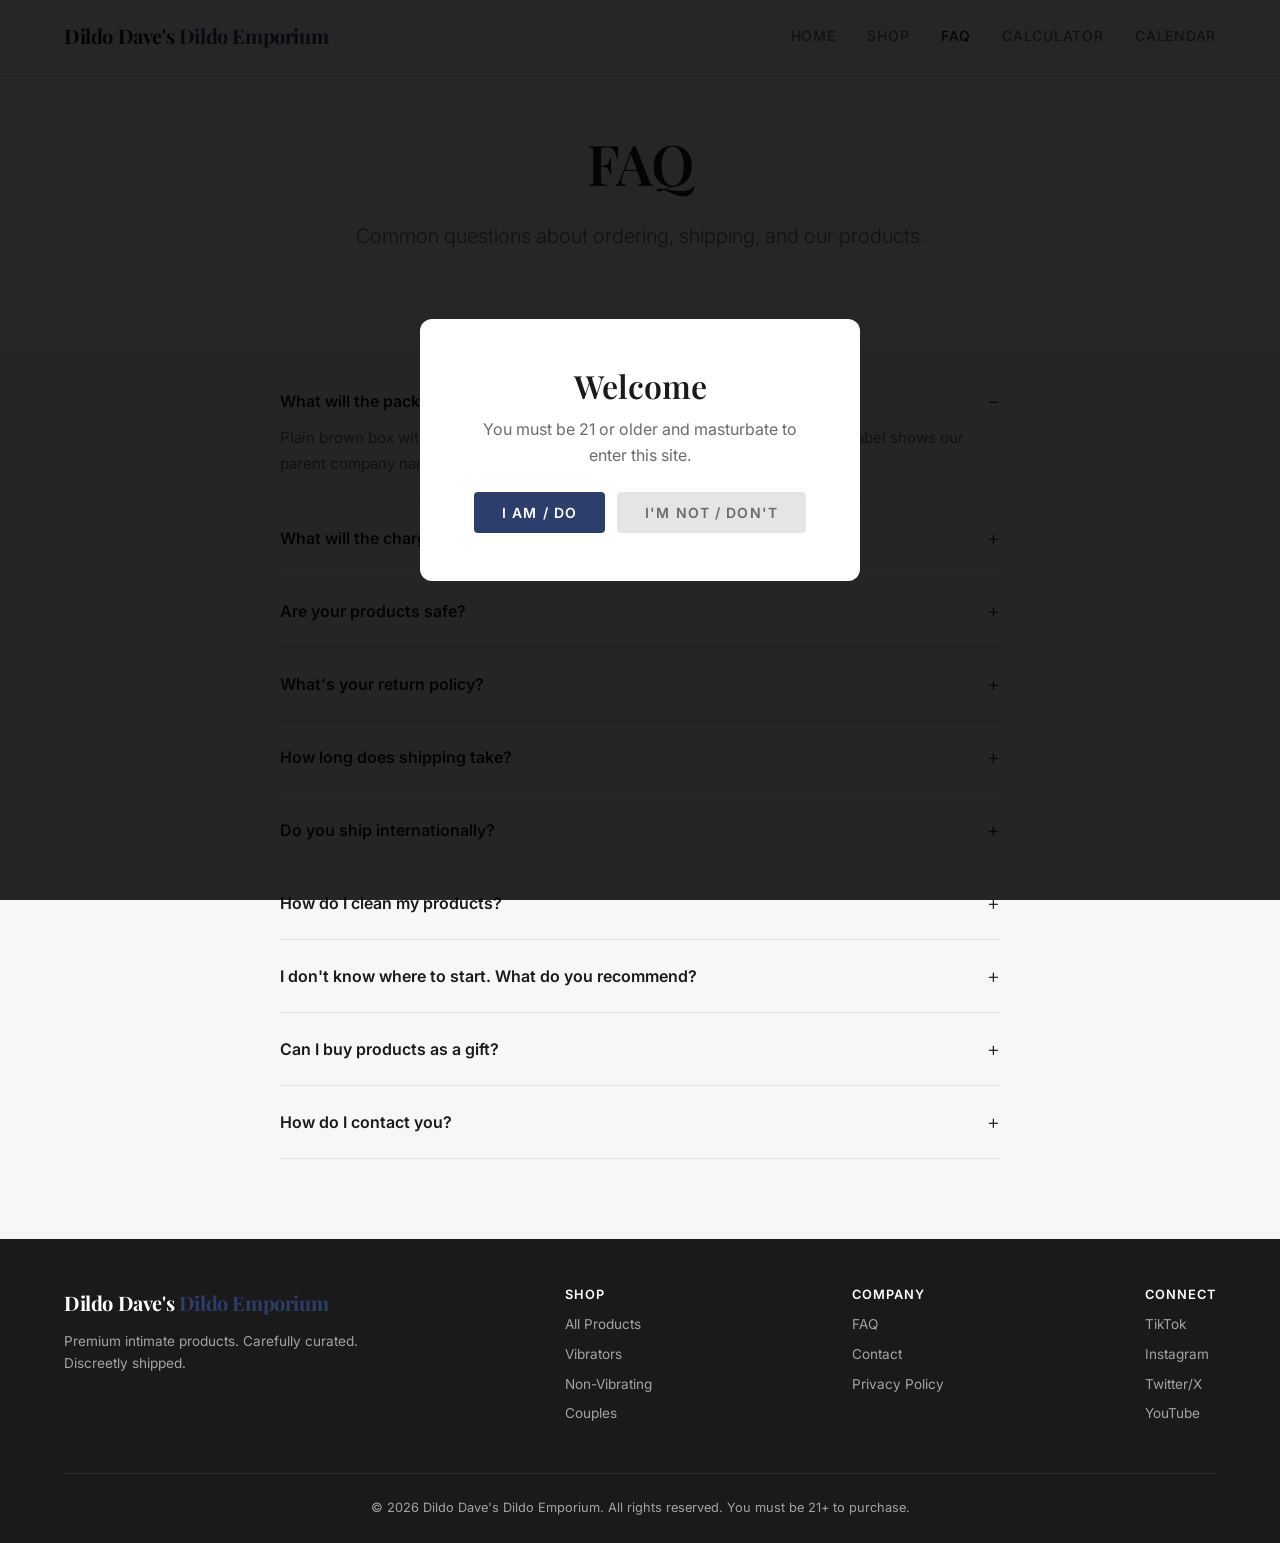
<file: faq.html>
<!DOCTYPE html>
<html lang="en">
<head>
  <meta charset="UTF-8">
  <meta name="viewport" content="width=device-width, initial-scale=1.0">
  <title>FAQ — Dildo Dave's Dildo Emporium</title>
  <link rel="stylesheet" href="css/style.css">
</head>
<body>

<!-- Age Gate -->
<div class="age-gate">
  <div class="age-gate-box">
    <h2>Welcome</h2>
    <p>You must be 21 or older and masturbate to enter this site.</p>
    <div class="age-gate-buttons">
      <button class="btn btn-primary" onclick="ageVerify(true)">I Am / Do</button>
      <button class="btn age-gate-deny" onclick="ageVerify(false)">I'm Not / Don't</button>
    </div>
  </div>
</div>

<!-- Header -->
<header class="site-header">
  <nav class="container nav-inner">
    <a href="index.html" class="nav-logo">Dildo Dave's <span>Dildo Emporium</span></a>
    <button class="nav-toggle" aria-label="Menu">
      <span></span><span></span><span></span>
    </button>
    <ul class="nav-links">
      <li><a href="index.html">Home</a></li>
      <li><a href="products.html">Shop</a></li>

      <li><a href="faq.html" class="active">FAQ</a></li>
      <li><a href="calculator.html">Calculator</a></li>
      <li><a href="calendar.html">Calendar</a></li>
    </ul>
  </nav>
</header>

<!-- FAQ Hero -->
<section class="hero" style="padding: 56px 0;">
  <div class="container">
    <h1>FAQ</h1>
    <p class="subtitle">Common questions about ordering, shipping, and our products.</p>
  </div>
</section>

<!-- FAQ Content -->
<section class="section" style="padding-top: 16px;">
  <div class="container">
    <div class="faq-list">

      <div class="faq-item open">
        <button class="faq-question">What will the package look like?</button>
        <div class="faq-answer">
          Plain brown box with no logos, branding, or indication of contents. The shipping label shows our parent company name, not "Dildo Dave's."
        </div>
      </div>

      <div class="faq-item">
        <button class="faq-question">What will the charge look like on my credit card?</button>
        <div class="faq-answer">
          The charge will appear under our parent company name, not "Dildo Dave's Dildo Emporium."
        </div>
      </div>

      <div class="faq-item">
        <button class="faq-question">Are your products safe?</button>
        <div class="faq-answer">
          Every product we sell is made from body-safe, non-porous materials: medical-grade silicone, stainless steel, borosilicate glass, or ABS plastic. We do not carry products made from jelly rubber, PVC, or TPE.
        </div>
      </div>

      <div class="faq-item">
        <button class="faq-question">What's your return policy?</button>
        <div class="faq-answer">
          We accept returns on unopened items within 30 days of delivery. Due to hygiene requirements, we cannot accept returns on opened products. If you receive a defective item, contact us for a replacement or refund.
        </div>
      </div>

      <div class="faq-item">
        <button class="faq-question">How long does shipping take?</button>
        <div class="faq-answer">
          Most orders ship within 1-2 business days. Standard shipping (free on orders over $50) takes 3-5 business days within the US. Expedited shipping is available at checkout.
        </div>
      </div>

      <div class="faq-item">
        <button class="faq-question">Do you ship internationally?</button>
        <div class="faq-answer">
          Not yet. We currently ship within the United States only.
        </div>
      </div>

      <div class="faq-item">
        <button class="faq-question">How do I clean my products?</button>
        <div class="faq-answer">
          Warm water and mild soap work for most products. For a more thorough clean, use a dedicated toy cleaner (<a href="product.html?id=18">The Toolkit</a>). Silicone, steel, and glass toys can also be boiled for 3-5 minutes. Clean before and after each use.
        </div>
      </div>

      <div class="faq-item">
        <button class="faq-question">I don't know where to start. What do you recommend?</button>
        <div class="faq-answer">
          For beginners, we recommend <a href="product.html?id=1">The Everyday</a> (a compact bullet vibrator) and <a href="product.html?id=17">The Essentials</a> (water-based lubricant). Both are versatile, affordable, and well-reviewed.
        </div>
      </div>

      <div class="faq-item">
        <button class="faq-question">Can I buy products as a gift?</button>
        <div class="faq-answer">
          Yes. All orders ship in plain packaging. For a curated option, see <a href="product.html?id=20">The Gift Receipt</a> — a mystery box with 3-5 products from our catalog.
        </div>
      </div>

      <div class="faq-item">
        <button class="faq-question">How do I contact you?</button>
        <div class="faq-answer">
          Email us at hello@dildodaves.com. We respond within 24 hours on business days.
        </div>
      </div>

    </div>
  </div>
</section>

<!-- Footer -->
<footer class="site-footer">
  <div class="container">
    <div class="footer-inner">
      <div class="footer-brand">
        <span class="nav-logo">Dildo Dave's <span>Dildo Emporium</span></span>
        <p style="margin-top: 12px;">Premium intimate products. Carefully curated. Discreetly shipped.</p>
      </div>
      <div class="footer-links">
        <h4>Shop</h4>
        <ul>
          <li><a href="products.html">All Products</a></li>
          <li><a href="products.html?cat=Vibrators">Vibrators</a></li>
          <li><a href="products.html?cat=Non-Vibrating Toys">Non-Vibrating</a></li>
          <li><a href="products.html?cat=Couples' Toys">Couples</a></li>
        </ul>
      </div>
      <div class="footer-links">
        <h4>Company</h4>
        <ul>

          <li><a href="faq.html">FAQ</a></li>
          <li><a href="#">Contact</a></li>
          <li><a href="#">Privacy Policy</a></li>
        </ul>
      </div>
      <div class="footer-links">
        <h4>Connect</h4>
        <ul>
          <li><a href="#">TikTok</a></li>
          <li><a href="#">Instagram</a></li>
          <li><a href="#">Twitter/X</a></li>
          <li><a href="#">YouTube</a></li>
        </ul>
      </div>
    </div>
    <div class="footer-bottom">
      &copy; 2026 Dildo Dave's Dildo Emporium. All rights reserved. You must be 21+ to purchase.
    </div>
  </div>
</footer>

<script src="js/main.js"></script>
<script>
  // FAQ accordion
  document.querySelectorAll('.faq-question').forEach(btn => {
    btn.addEventListener('click', () => {
      const item = btn.parentElement;
      const wasOpen = item.classList.contains('open');
      // Close all
      document.querySelectorAll('.faq-item').forEach(i => i.classList.remove('open'));
      // Toggle clicked
      if (!wasOpen) item.classList.add('open');
    });
  });
</script>
</body>
</html>
</file>
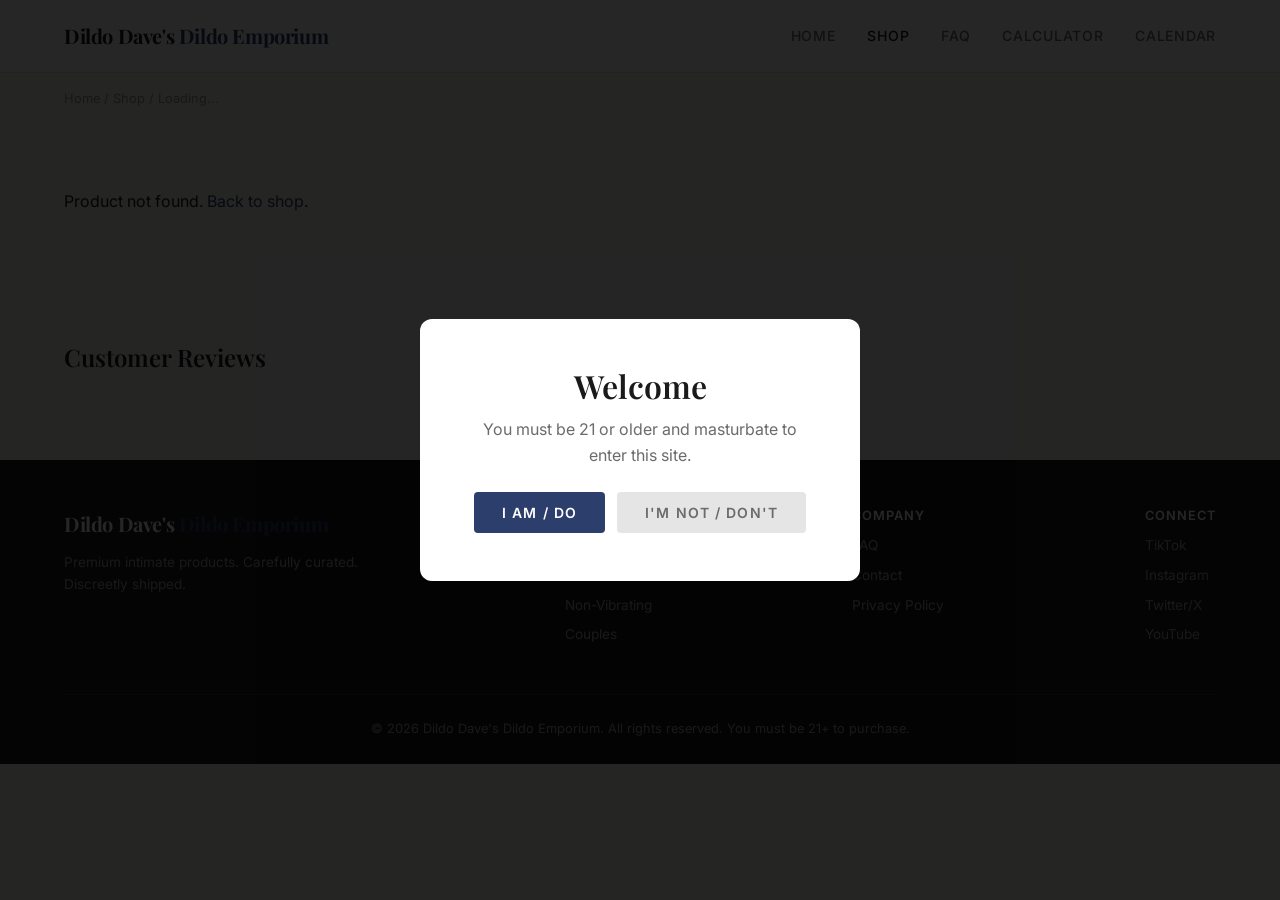
<file: product.html>
<!DOCTYPE html>
<html lang="en">
<head>
  <meta charset="UTF-8">
  <meta name="viewport" content="width=device-width, initial-scale=1.0">
  <title>Product — Dildo Dave's Dildo Emporium</title>
  <link rel="stylesheet" href="css/style.css">
</head>
<body>

<!-- Age Gate -->
<div class="age-gate">
  <div class="age-gate-box">
    <h2>Welcome</h2>
    <p>You must be 21 or older and masturbate to enter this site.</p>
    <div class="age-gate-buttons">
      <button class="btn btn-primary" onclick="ageVerify(true)">I Am / Do</button>
      <button class="btn age-gate-deny" onclick="ageVerify(false)">I'm Not / Don't</button>
    </div>
  </div>
</div>

<!-- Header -->
<header class="site-header">
  <nav class="container nav-inner">
    <a href="index.html" class="nav-logo">Dildo Dave's <span>Dildo Emporium</span></a>
    <button class="nav-toggle" aria-label="Menu">
      <span></span><span></span><span></span>
    </button>
    <ul class="nav-links">
      <li><a href="index.html">Home</a></li>
      <li><a href="products.html" class="active">Shop</a></li>

      <li><a href="faq.html">FAQ</a></li>
      <li><a href="calculator.html">Calculator</a></li>
      <li><a href="calendar.html">Calendar</a></li>
    </ul>
  </nav>
</header>

<main class="container">
  <div class="breadcrumbs">
    <a href="index.html">Home</a> / <a href="products.html">Shop</a> / <span id="breadcrumb-name">Loading...</span>
  </div>

  <div class="product-detail" id="product-detail">
    <!-- Filled by JS -->
  </div>

  <!-- Reviews Section -->
  <div class="reviews-section" id="reviews-section" style="max-width: 720px; padding-bottom: 64px;">
    <h3 style="margin-bottom: 24px;">Customer Reviews</h3>
    <div id="reviews-list"></div>
  </div>
</main>

<!-- Footer -->
<footer class="site-footer">
  <div class="container">
    <div class="footer-inner">
      <div class="footer-brand">
        <span class="nav-logo">Dildo Dave's <span>Dildo Emporium</span></span>
        <p style="margin-top: 12px;">Premium intimate products. Carefully curated. Discreetly shipped.</p>
      </div>
      <div class="footer-links">
        <h4>Shop</h4>
        <ul>
          <li><a href="products.html">All Products</a></li>
          <li><a href="products.html?cat=Vibrators">Vibrators</a></li>
          <li><a href="products.html?cat=Non-Vibrating Toys">Non-Vibrating</a></li>
          <li><a href="products.html?cat=Couples' Toys">Couples</a></li>
        </ul>
      </div>
      <div class="footer-links">
        <h4>Company</h4>
        <ul>

          <li><a href="faq.html">FAQ</a></li>
          <li><a href="#">Contact</a></li>
          <li><a href="#">Privacy Policy</a></li>
        </ul>
      </div>
      <div class="footer-links">
        <h4>Connect</h4>
        <ul>
          <li><a href="#">TikTok</a></li>
          <li><a href="#">Instagram</a></li>
          <li><a href="#">Twitter/X</a></li>
          <li><a href="#">YouTube</a></li>
        </ul>
      </div>
    </div>
    <div class="footer-bottom">
      &copy; 2026 Dildo Dave's Dildo Emporium. All rights reserved. You must be 21+ to purchase.
    </div>
  </div>
</footer>

<script src="js/main.js"></script>
<script>
  const sampleReviews = [
    { author: "Anonymous", stars: 5, date: "March 12, 2026", text: "I loved jamming this directly in my asshole." },
    { author: "Sarah M.", stars: 5, date: "March 8, 2026", text: "Fast shipping, discreet packaging. Great quality." },
    { author: "Dave's Mom", stars: 5, date: "February 22, 2026", text: "I'm so proud of my son's business. I bought three." },
    { author: "Jordan K.", stars: 4, date: "February 28, 2026", text: "Good product. Works as described. Would buy again." },
    { author: "Alex R.", stars: 5, date: "February 15, 2026", text: "Exactly what I was looking for. High quality materials." },
  ];

  const productId = getProductIdFromURL();

  loadProducts().then(products => {
    const product = products.find(p => p.id === productId);
    if (!product) {
      document.getElementById('product-detail').innerHTML = '<p>Product not found. <a href="products.html">Back to shop</a>.</p>';
      return;
    }

    document.title = `${product.name} — Dildo Dave's Dildo Emporium`;
    document.getElementById('breadcrumb-name').textContent = product.name;

    const related = products.filter(p => p.category === product.category && p.id !== product.id).slice(0, 3);

    document.getElementById('product-detail').innerHTML = `
      <div class="product-detail-image">
        <img src="img/${product.id}.jpg" alt="${product.name}">
      </div>
      <div class="product-detail-info">
        <div class="product-category">${product.category}</div>
        <h1>${product.name}</h1>
        <div class="product-detail-price">$${product.price.toFixed(2)}</div>
        <div class="product-detail-tagline">${product.tagline}</div>
        <p class="product-detail-desc">${product.description}</p>
        <div class="product-meta">
          <div class="product-meta-item">
            <strong>Material</strong>
            ${product.material}
          </div>
          <div class="product-meta-item">
            <strong>SKU</strong>
            DD-${String(product.id).padStart(4, '0')}
          </div>
          <div class="product-meta-item">
            <strong>Shipping</strong>
            Free over $50
          </div>
        </div>
        <div class="add-to-cart-section">
          <input type="number" class="qty-input" value="1" min="1" max="10">
          <button class="btn btn-primary btn-lg" onclick="alert('Added to cart! (This is a demo.)')">Add to Cart</button>
        </div>
        <p style="font-size: 0.85rem; color: var(--text-light);">Free discreet shipping on orders over $50. Plain packaging.</p>
        ${related.length > 0 ? `
          <div style="margin-top: 40px; padding-top: 24px; border-top: 1px solid var(--border);">
            <h4 style="margin-bottom: 16px;">You Might Also Like</h4>
            <div style="display: flex; gap: 12px; flex-wrap: wrap;">
              ${related.map(r => `
                <a href="product.html?id=${r.id}" style="text-decoration: none; color: inherit; display: flex; align-items: center; gap: 8px; padding: 8px 12px; border: 1px solid var(--border); border-radius: var(--radius-sm); font-size: 0.85rem;">
                  <img src="img/${r.id}.jpg" alt="${r.name}" style="width: 32px; height: 32px; border-radius: 4px; object-fit: cover; flex-shrink: 0;">
                  ${r.name} — $${r.price.toFixed(2)}
                </a>
              `).join('')}
            </div>
          </div>
        ` : ''}
      </div>
    `;

    // Render reviews
    const reviewsHtml = sampleReviews.map(r => `
      <div class="review">
        <div class="review-header">
          <span class="review-author">${r.author}</span>
          <span class="review-date">${r.date}</span>
        </div>
        <div class="review-stars">${'★'.repeat(r.stars)}${'☆'.repeat(5 - r.stars)}</div>
        <p class="review-text">${r.text}</p>
      </div>
    `).join('');
    document.getElementById('reviews-list').innerHTML = reviewsHtml;
  });
</script>
</body>
</html>
</file>
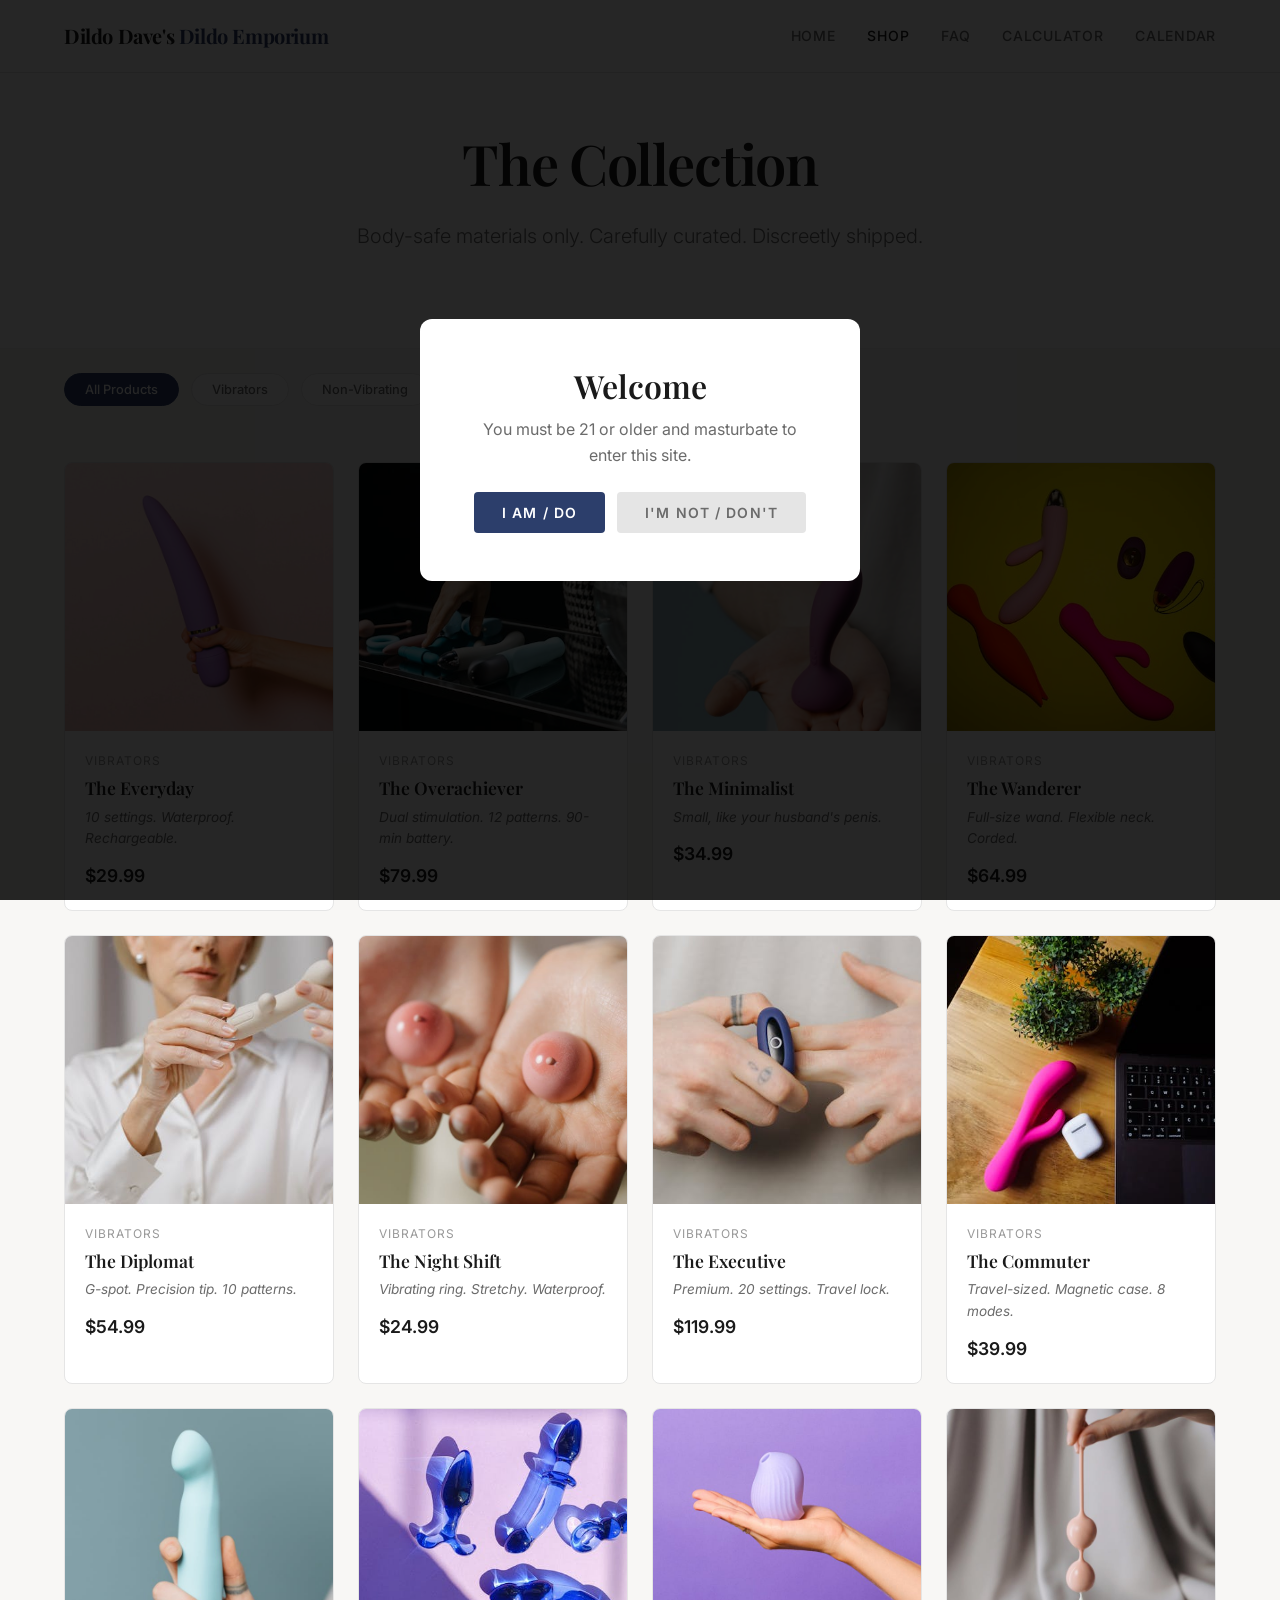
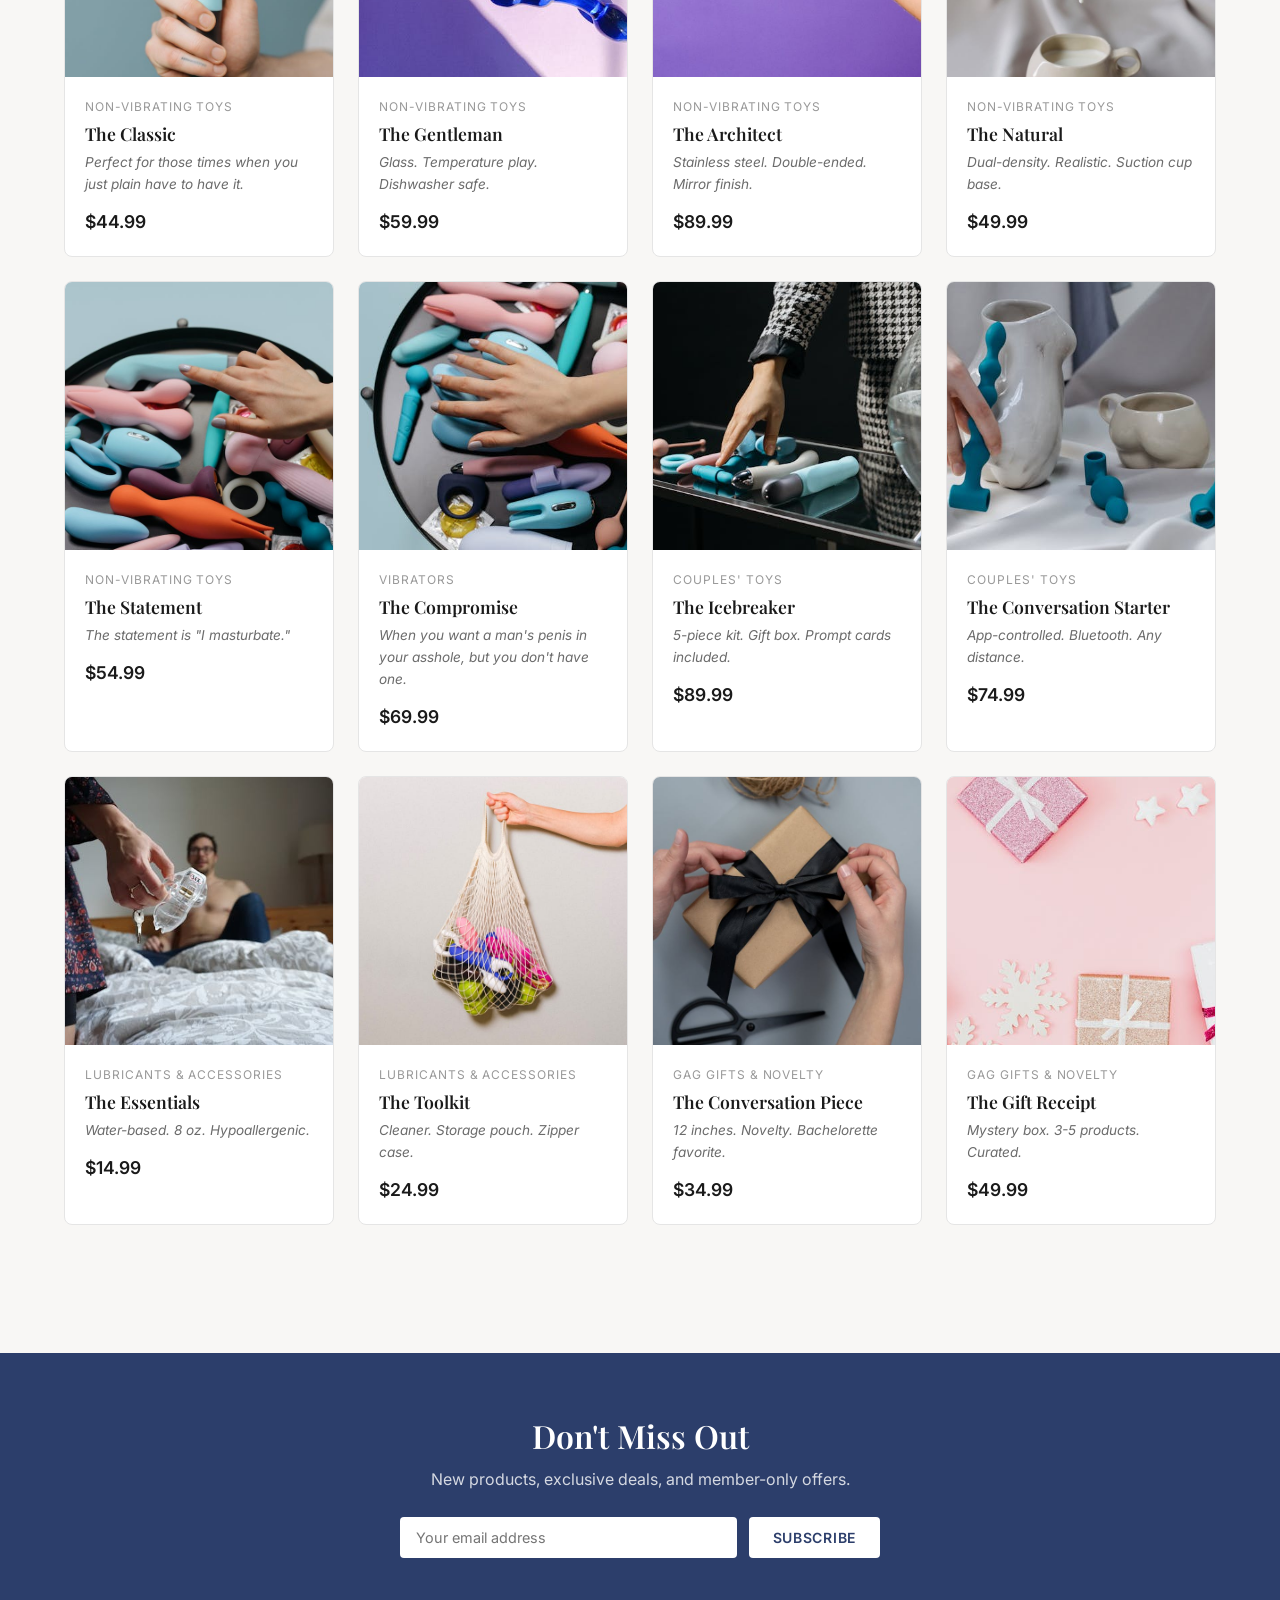
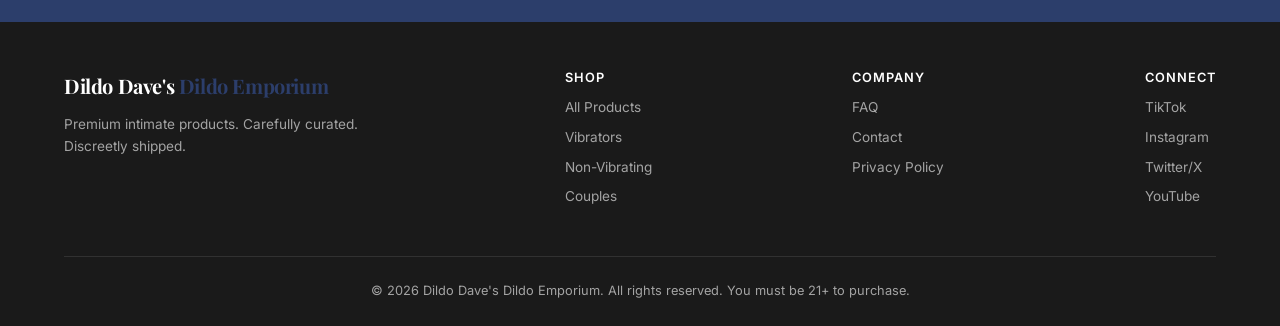
<file: products.html>
<!DOCTYPE html>
<html lang="en">
<head>
  <meta charset="UTF-8">
  <meta name="viewport" content="width=device-width, initial-scale=1.0">
  <title>Shop — Dildo Dave's Dildo Emporium</title>
  <link rel="stylesheet" href="css/style.css">
</head>
<body>

<!-- Age Gate -->
<div class="age-gate">
  <div class="age-gate-box">
    <h2>Welcome</h2>
    <p>You must be 21 or older and masturbate to enter this site.</p>
    <div class="age-gate-buttons">
      <button class="btn btn-primary" onclick="ageVerify(true)">I Am / Do</button>
      <button class="btn age-gate-deny" onclick="ageVerify(false)">I'm Not / Don't</button>
    </div>
  </div>
</div>

<!-- Header -->
<header class="site-header">
  <nav class="container nav-inner">
    <a href="index.html" class="nav-logo">Dildo Dave's <span>Dildo Emporium</span></a>
    <button class="nav-toggle" aria-label="Menu">
      <span></span><span></span><span></span>
    </button>
    <ul class="nav-links">
      <li><a href="index.html">Home</a></li>
      <li><a href="products.html" class="active">Shop</a></li>

      <li><a href="faq.html">FAQ</a></li>
      <li><a href="calculator.html">Calculator</a></li>
      <li><a href="calendar.html">Calendar</a></li>
    </ul>
  </nav>
</header>

<!-- Page Header -->
<section class="hero" style="padding: 56px 0;">
  <div class="container">
    <h1>The Collection</h1>
    <p class="subtitle">Body-safe materials only. Carefully curated. Discreetly shipped.</p>
  </div>
</section>

<!-- Products -->
<section class="section" style="padding-top: 0;">
  <div class="container">
    <div class="filter-bar" id="filter-bar">
      <button class="filter-btn active" data-cat="all">All Products</button>
      <button class="filter-btn" data-cat="Vibrators">Vibrators</button>
      <button class="filter-btn" data-cat="Non-Vibrating Toys">Non-Vibrating</button>
      <button class="filter-btn" data-cat="Couples' Toys">Couples</button>
      <button class="filter-btn" data-cat="Lubricants & Accessories">Lubricants & Accessories</button>
      <button class="filter-btn" data-cat="Gag Gifts & Novelty">Gag Gifts</button>
    </div>
    <div class="product-grid" id="product-grid"></div>
  </div>
</section>

<!-- Email Signup -->
<section class="signup-section">
  <div class="container">
    <h2>Don't Miss Out</h2>
    <p>New products, exclusive deals, and member-only offers.</p>
    <form class="signup-form" onsubmit="event.preventDefault(); alert('Thanks! (This is a demo.)')">
      <input type="email" placeholder="Your email address" required>
      <button type="submit">Subscribe</button>
    </form>
  </div>
</section>

<!-- Footer -->
<footer class="site-footer">
  <div class="container">
    <div class="footer-inner">
      <div class="footer-brand">
        <span class="nav-logo">Dildo Dave's <span>Dildo Emporium</span></span>
        <p style="margin-top: 12px;">Premium intimate products. Carefully curated. Discreetly shipped.</p>
      </div>
      <div class="footer-links">
        <h4>Shop</h4>
        <ul>
          <li><a href="products.html">All Products</a></li>
          <li><a href="products.html?cat=Vibrators">Vibrators</a></li>
          <li><a href="products.html?cat=Non-Vibrating Toys">Non-Vibrating</a></li>
          <li><a href="products.html?cat=Couples' Toys">Couples</a></li>
        </ul>
      </div>
      <div class="footer-links">
        <h4>Company</h4>
        <ul>

          <li><a href="faq.html">FAQ</a></li>
          <li><a href="#">Contact</a></li>
          <li><a href="#">Privacy Policy</a></li>
        </ul>
      </div>
      <div class="footer-links">
        <h4>Connect</h4>
        <ul>
          <li><a href="#">TikTok</a></li>
          <li><a href="#">Instagram</a></li>
          <li><a href="#">Twitter/X</a></li>
          <li><a href="#">YouTube</a></li>
        </ul>
      </div>
    </div>
    <div class="footer-bottom">
      &copy; 2026 Dildo Dave's Dildo Emporium. All rights reserved. You must be 21+ to purchase.
    </div>
  </div>
</footer>

<script src="js/main.js"></script>
<script>
  let allProducts = [];

  loadProducts().then(products => {
    allProducts = products;

    // Check URL param for category pre-filter
    const urlCat = new URLSearchParams(window.location.search).get('cat');
    if (urlCat) {
      document.querySelectorAll('.filter-btn').forEach(btn => {
        btn.classList.toggle('active', btn.dataset.cat === urlCat);
      });
      renderProducts(urlCat);
    } else {
      renderProducts('all');
    }
  });

  function renderProducts(category) {
    const grid = document.getElementById('product-grid');
    grid.innerHTML = '';
    const filtered = category === 'all' ? allProducts : allProducts.filter(p => p.category === category);
    filtered.forEach(p => grid.appendChild(createProductCard(p)));
  }

  document.getElementById('filter-bar').addEventListener('click', e => {
    const btn = e.target.closest('.filter-btn');
    if (!btn) return;
    document.querySelectorAll('.filter-btn').forEach(b => b.classList.remove('active'));
    btn.classList.add('active');
    renderProducts(btn.dataset.cat);
  });
</script>
</body>
</html>
</file>
<file: css/style.css>
/* ============================================
   Dildo Dave's Dildo Emporium — Shared Styles
   ============================================ */

@import url('https://fonts.googleapis.com/css2?family=Inter:wght@300;400;500;600;700&family=Playfair+Display:wght@400;600;700&display=swap');

:root {
  --bg: #F8F7F5;
  --bg-white: #FFFFFF;
  --text: #1A1A1A;
  --text-secondary: #6B6B6B;
  --text-light: #999999;
  --accent: #2C3E6B;
  --accent-hover: #1E2D4F;
  --accent-light: #E8ECF3;
  --border: #E5E5E5;
  --border-light: #F0F0F0;
  --success: #2D6A4F;
  --warning: #D4850D;
  --error: #C44B4B;
  --shadow-sm: 0 1px 3px rgba(0,0,0,0.06);
  --shadow-md: 0 4px 12px rgba(0,0,0,0.08);
  --shadow-lg: 0 8px 30px rgba(0,0,0,0.1);
  --radius-sm: 4px;
  --radius-md: 8px;
  --radius-lg: 12px;
  --max-width: 1200px;
  --transition: 0.2s ease;
}

/* Reset & Base */
*, *::before, *::after { box-sizing: border-box; margin: 0; padding: 0; }

html { font-size: 16px; scroll-behavior: smooth; }

body {
  font-family: 'Inter', -apple-system, BlinkMacSystemFont, sans-serif;
  color: var(--text);
  background: var(--bg);
  line-height: 1.6;
  -webkit-font-smoothing: antialiased;
}

h1, h2, h3, h4, h5, h6 {
  font-family: 'Playfair Display', Georgia, serif;
  font-weight: 600;
  line-height: 1.2;
}

h1 { font-size: 2.75rem; }
h2 { font-size: 2rem; }
h3 { font-size: 1.5rem; }
h4 { font-size: 1.25rem; }

p { margin-bottom: 1rem; }
a { color: var(--accent); text-decoration: none; transition: color var(--transition); }
a:hover { color: var(--accent-hover); }
img { max-width: 100%; height: auto; }

.container {
  width: 100%;
  max-width: var(--max-width);
  margin: 0 auto;
  padding: 0 24px;
}

/* ---- Header / Nav ---- */
.site-header {
  background: var(--bg-white);
  border-bottom: 1px solid var(--border);
  position: sticky;
  top: 0;
  z-index: 100;
}

.nav-inner {
  display: flex;
  align-items: center;
  justify-content: space-between;
  height: 72px;
}

.nav-logo {
  font-family: 'Playfair Display', Georgia, serif;
  font-size: 1.25rem;
  font-weight: 700;
  color: var(--text);
  letter-spacing: -0.02em;
}

.nav-logo span {
  color: var(--accent);
}

.nav-links {
  display: flex;
  align-items: center;
  gap: 32px;
  list-style: none;
}

.nav-links a {
  font-size: 0.875rem;
  font-weight: 500;
  color: var(--text-secondary);
  text-transform: uppercase;
  letter-spacing: 0.05em;
  transition: color var(--transition);
}

.nav-links a:hover,
.nav-links a.active {
  color: var(--text);
}

.nav-toggle {
  display: none;
  background: none;
  border: none;
  cursor: pointer;
  padding: 8px;
}

.nav-toggle span {
  display: block;
  width: 24px;
  height: 2px;
  background: var(--text);
  margin: 5px 0;
  transition: var(--transition);
}

/* Mobile Nav */
@media (max-width: 768px) {
  .nav-toggle { display: block; }

  .nav-links {
    display: none;
    position: absolute;
    top: 72px;
    left: 0;
    right: 0;
    background: var(--bg-white);
    flex-direction: column;
    padding: 24px;
    gap: 16px;
    border-bottom: 1px solid var(--border);
    box-shadow: var(--shadow-md);
  }

  .nav-links.open { display: flex; }
}

/* ---- Hero ---- */
.hero {
  padding: 96px 0;
  text-align: center;
  background: var(--bg-white);
  border-bottom: 1px solid var(--border-light);
}

.hero h1 {
  font-size: 3.5rem;
  margin-bottom: 24px;
  letter-spacing: -0.02em;
}

.hero .subtitle {
  font-size: 1.25rem;
  color: var(--text-secondary);
  max-width: 600px;
  margin: 0 auto 40px;
  font-weight: 300;
}

@media (max-width: 768px) {
  .hero { padding: 64px 0; }
  .hero h1 { font-size: 2.25rem; }
  .hero .subtitle { font-size: 1.1rem; }
}

/* ---- Buttons ---- */
.btn {
  display: inline-flex;
  align-items: center;
  justify-content: center;
  padding: 12px 28px;
  font-family: 'Inter', sans-serif;
  font-size: 0.875rem;
  font-weight: 600;
  text-transform: uppercase;
  letter-spacing: 0.08em;
  border-radius: var(--radius-sm);
  border: none;
  cursor: pointer;
  transition: all var(--transition);
}

.btn-primary {
  background: var(--accent);
  color: white;
}

.btn-primary:hover {
  background: var(--accent-hover);
  color: white;
}

.btn-secondary {
  background: transparent;
  color: var(--accent);
  border: 1.5px solid var(--accent);
}

.btn-secondary:hover {
  background: var(--accent);
  color: white;
}

.btn-sm {
  padding: 8px 20px;
  font-size: 0.8rem;
}

.btn-lg {
  padding: 16px 36px;
  font-size: 0.95rem;
}

/* ---- Cards ---- */
.card {
  background: var(--bg-white);
  border: 1px solid var(--border);
  border-radius: var(--radius-md);
  overflow: hidden;
  transition: box-shadow var(--transition), transform var(--transition);
}

.card:hover {
  box-shadow: var(--shadow-md);
  transform: translateY(-2px);
}

/* ---- Product Grid ---- */
.product-grid {
  display: grid;
  grid-template-columns: repeat(auto-fill, minmax(260px, 1fr));
  gap: 24px;
  padding: 48px 0;
}

.product-card {
  background: var(--bg-white);
  border: 1px solid var(--border);
  border-radius: var(--radius-md);
  overflow: hidden;
  transition: box-shadow var(--transition), transform var(--transition);
  text-decoration: none;
  color: inherit;
  display: block;
}

.product-card:hover {
  box-shadow: var(--shadow-md);
  transform: translateY(-2px);
  color: inherit;
}

.product-image {
  width: 100%;
  aspect-ratio: 1;
  overflow: hidden;
  background: #F0F0F0;
}

.product-image img {
  width: 100%;
  height: 100%;
  object-fit: cover;
}

.product-info {
  padding: 20px;
}

.product-category {
  font-size: 0.75rem;
  text-transform: uppercase;
  letter-spacing: 0.08em;
  color: var(--text-light);
  margin-bottom: 4px;
}

.product-name {
  font-family: 'Playfair Display', serif;
  font-size: 1.1rem;
  font-weight: 600;
  margin-bottom: 4px;
}

.product-tagline {
  font-size: 0.85rem;
  color: var(--text-secondary);
  font-style: italic;
  margin-bottom: 12px;
}

.product-price {
  font-size: 1.1rem;
  font-weight: 600;
  color: var(--text);
}

/* ---- Section Styles ---- */
.section {
  padding: 80px 0;
}

.section-alt {
  background: var(--bg-white);
  border-top: 1px solid var(--border-light);
  border-bottom: 1px solid var(--border-light);
}

.section-title {
  text-align: center;
  margin-bottom: 48px;
}

.section-title h2 {
  margin-bottom: 12px;
}

.section-title p {
  color: var(--text-secondary);
  max-width: 560px;
  margin: 0 auto;
}

/* ---- Value Props ---- */
.value-grid {
  display: grid;
  grid-template-columns: repeat(auto-fit, minmax(250px, 1fr));
  gap: 40px;
  text-align: center;
}

.value-item h4 {
  margin-bottom: 8px;
}

.value-item p {
  color: var(--text-secondary);
  font-size: 0.9rem;
}

.value-icon {
  font-size: 2rem;
  margin-bottom: 16px;
}

/* ---- Email Signup ---- */
.signup-section {
  background: var(--accent);
  color: white;
  text-align: center;
  padding: 64px 0;
}

.signup-section h2 {
  color: white;
  margin-bottom: 12px;
}

.signup-section p {
  color: rgba(255,255,255,0.8);
  margin-bottom: 24px;
}

.signup-form {
  display: flex;
  gap: 12px;
  max-width: 480px;
  margin: 0 auto;
}

.signup-form input {
  flex: 1;
  padding: 12px 16px;
  border: none;
  border-radius: var(--radius-sm);
  font-family: 'Inter', sans-serif;
  font-size: 0.9rem;
}

.signup-form button {
  padding: 12px 24px;
  background: var(--bg-white);
  color: var(--accent);
  border: none;
  border-radius: var(--radius-sm);
  font-family: 'Inter', sans-serif;
  font-weight: 600;
  font-size: 0.875rem;
  cursor: pointer;
  text-transform: uppercase;
  letter-spacing: 0.05em;
  transition: all var(--transition);
}

.signup-form button:hover {
  background: var(--text);
  color: white;
}

@media (max-width: 480px) {
  .signup-form { flex-direction: column; }
}

/* ---- Footer ---- */
.site-footer {
  background: var(--text);
  color: rgba(255,255,255,0.6);
  padding: 48px 0 24px;
  font-size: 0.85rem;
}

.footer-inner {
  display: flex;
  justify-content: space-between;
  align-items: flex-start;
  flex-wrap: wrap;
  gap: 40px;
  margin-bottom: 40px;
}

.footer-brand {
  max-width: 300px;
}

.footer-brand .nav-logo {
  color: white;
  margin-bottom: 12px;
  display: block;
}

.footer-links h4 {
  color: white;
  font-family: 'Inter', sans-serif;
  font-size: 0.8rem;
  text-transform: uppercase;
  letter-spacing: 0.08em;
  margin-bottom: 12px;
}

.footer-links ul {
  list-style: none;
}

.footer-links li {
  margin-bottom: 8px;
}

.footer-links a {
  color: rgba(255,255,255,0.6);
}

.footer-links a:hover {
  color: white;
}

.footer-bottom {
  border-top: 1px solid rgba(255,255,255,0.1);
  padding-top: 24px;
  text-align: center;
  font-size: 0.8rem;
}

@media (max-width: 768px) {
  .footer-inner { flex-direction: column; gap: 24px; }
}

/* ---- Product Detail Page ---- */
.product-detail {
  display: grid;
  grid-template-columns: 1fr 1fr;
  gap: 64px;
  padding: 64px 0;
  align-items: start;
}

@media (max-width: 768px) {
  .product-detail { grid-template-columns: 1fr; gap: 32px; padding: 32px 0; }
}

.product-detail-image {
  aspect-ratio: 1;
  border-radius: var(--radius-md);
  overflow: hidden;
  background: #F0F0F0;
}

.product-detail-image img {
  width: 100%;
  height: 100%;
  object-fit: cover;
}

.product-detail-info h1 {
  font-size: 2.25rem;
  margin-bottom: 8px;
}

.product-detail-info .product-category {
  margin-bottom: 16px;
}

.product-detail-price {
  font-size: 1.75rem;
  font-weight: 700;
  margin-bottom: 8px;
}

.product-detail-tagline {
  font-style: italic;
  color: var(--text-secondary);
  font-size: 1rem;
  margin-bottom: 24px;
}

.product-detail-desc {
  font-size: 1rem;
  line-height: 1.7;
  margin-bottom: 24px;
  color: var(--text-secondary);
}

.product-meta {
  display: flex;
  gap: 24px;
  margin-bottom: 32px;
  padding: 16px 0;
  border-top: 1px solid var(--border);
  border-bottom: 1px solid var(--border);
}

.product-meta-item {
  font-size: 0.85rem;
}

.product-meta-item strong {
  display: block;
  font-size: 0.75rem;
  text-transform: uppercase;
  letter-spacing: 0.05em;
  color: var(--text-light);
  margin-bottom: 2px;
}

.add-to-cart-section {
  display: flex;
  gap: 12px;
  align-items: center;
  margin-bottom: 32px;
}

.qty-input {
  width: 70px;
  padding: 12px;
  border: 1px solid var(--border);
  border-radius: var(--radius-sm);
  font-family: 'Inter', sans-serif;
  font-size: 1rem;
  text-align: center;
}

/* Reviews */
.reviews-section {
  margin-top: 48px;
}

.review {
  padding: 24px 0;
  border-bottom: 1px solid var(--border-light);
}

.review-header {
  display: flex;
  justify-content: space-between;
  align-items: center;
  margin-bottom: 8px;
}

.review-author {
  font-weight: 600;
  font-size: 0.9rem;
}

.review-date {
  font-size: 0.8rem;
  color: var(--text-light);
}

.review-stars {
  color: #E8A838;
  margin-bottom: 8px;
}

.review-text {
  font-size: 0.9rem;
  color: var(--text-secondary);
}

/* ---- About Page ---- */
.about-hero {
  padding: 80px 0;
  text-align: center;
  background: var(--bg-white);
  border-bottom: 1px solid var(--border-light);
}

.about-content {
  max-width: 720px;
  margin: 0 auto;
  padding: 64px 24px;
}

.about-content h2 {
  margin-top: 48px;
  margin-bottom: 16px;
}

.about-content p {
  color: var(--text-secondary);
  font-size: 1.05rem;
  line-height: 1.8;
}

.about-content blockquote {
  border-left: 3px solid var(--accent);
  padding-left: 24px;
  margin: 32px 0;
  font-style: italic;
  color: var(--text-secondary);
  font-size: 1.1rem;
}

/* ---- FAQ Page ---- */
.faq-list {
  max-width: 720px;
  margin: 0 auto;
}

.faq-item {
  border-bottom: 1px solid var(--border);
  padding: 24px 0;
}

.faq-question {
  font-family: 'Inter', sans-serif;
  font-weight: 600;
  font-size: 1rem;
  cursor: pointer;
  display: flex;
  justify-content: space-between;
  align-items: center;
  background: none;
  border: none;
  width: 100%;
  text-align: left;
  color: var(--text);
  padding: 0;
}

.faq-question::after {
  content: '+';
  font-size: 1.25rem;
  font-weight: 300;
  transition: transform var(--transition);
}

.faq-item.open .faq-question::after {
  content: '−';
}

.faq-answer {
  display: none;
  padding-top: 12px;
  color: var(--text-secondary);
  font-size: 0.95rem;
  line-height: 1.7;
}

.faq-item.open .faq-answer {
  display: block;
}

/* ---- Filter Bar ---- */
.filter-bar {
  display: flex;
  gap: 12px;
  flex-wrap: wrap;
  margin-bottom: 8px;
  padding: 24px 0 0;
}

.filter-btn {
  padding: 8px 20px;
  background: var(--bg-white);
  border: 1px solid var(--border);
  border-radius: 100px;
  font-family: 'Inter', sans-serif;
  font-size: 0.8rem;
  font-weight: 500;
  color: var(--text-secondary);
  cursor: pointer;
  transition: all var(--transition);
}

.filter-btn:hover,
.filter-btn.active {
  background: var(--accent);
  color: white;
  border-color: var(--accent);
}

/* ---- Breadcrumbs ---- */
.breadcrumbs {
  padding: 16px 0;
  font-size: 0.8rem;
  color: var(--text-light);
}

.breadcrumbs a {
  color: var(--text-light);
}

.breadcrumbs a:hover {
  color: var(--accent);
}

/* ---- Utilities ---- */
.text-center { text-align: center; }
.mt-1 { margin-top: 8px; }
.mt-2 { margin-top: 16px; }
.mt-3 { margin-top: 24px; }
.mt-4 { margin-top: 32px; }
.mb-1 { margin-bottom: 8px; }
.mb-2 { margin-bottom: 16px; }
.mb-3 { margin-bottom: 24px; }
.mb-4 { margin-bottom: 32px; }

/* ---- Age Gate Modal ---- */
.age-gate {
  position: fixed;
  inset: 0;
  background: rgba(0,0,0,0.85);
  display: flex;
  align-items: center;
  justify-content: center;
  z-index: 9999;
}

.age-gate-box {
  background: var(--bg-white);
  padding: 48px;
  border-radius: var(--radius-lg);
  text-align: center;
  max-width: 440px;
  width: 90%;
}

.age-gate-box h2 {
  margin-bottom: 12px;
}

.age-gate-box p {
  color: var(--text-secondary);
  margin-bottom: 24px;
}

.age-gate-buttons {
  display: flex;
  gap: 12px;
  justify-content: center;
}

.age-gate-buttons .btn {
  min-width: 120px;
}

.age-gate-deny {
  background: var(--border);
  color: var(--text-secondary);
}

.age-gate.hidden {
  display: none;
}
</file>
